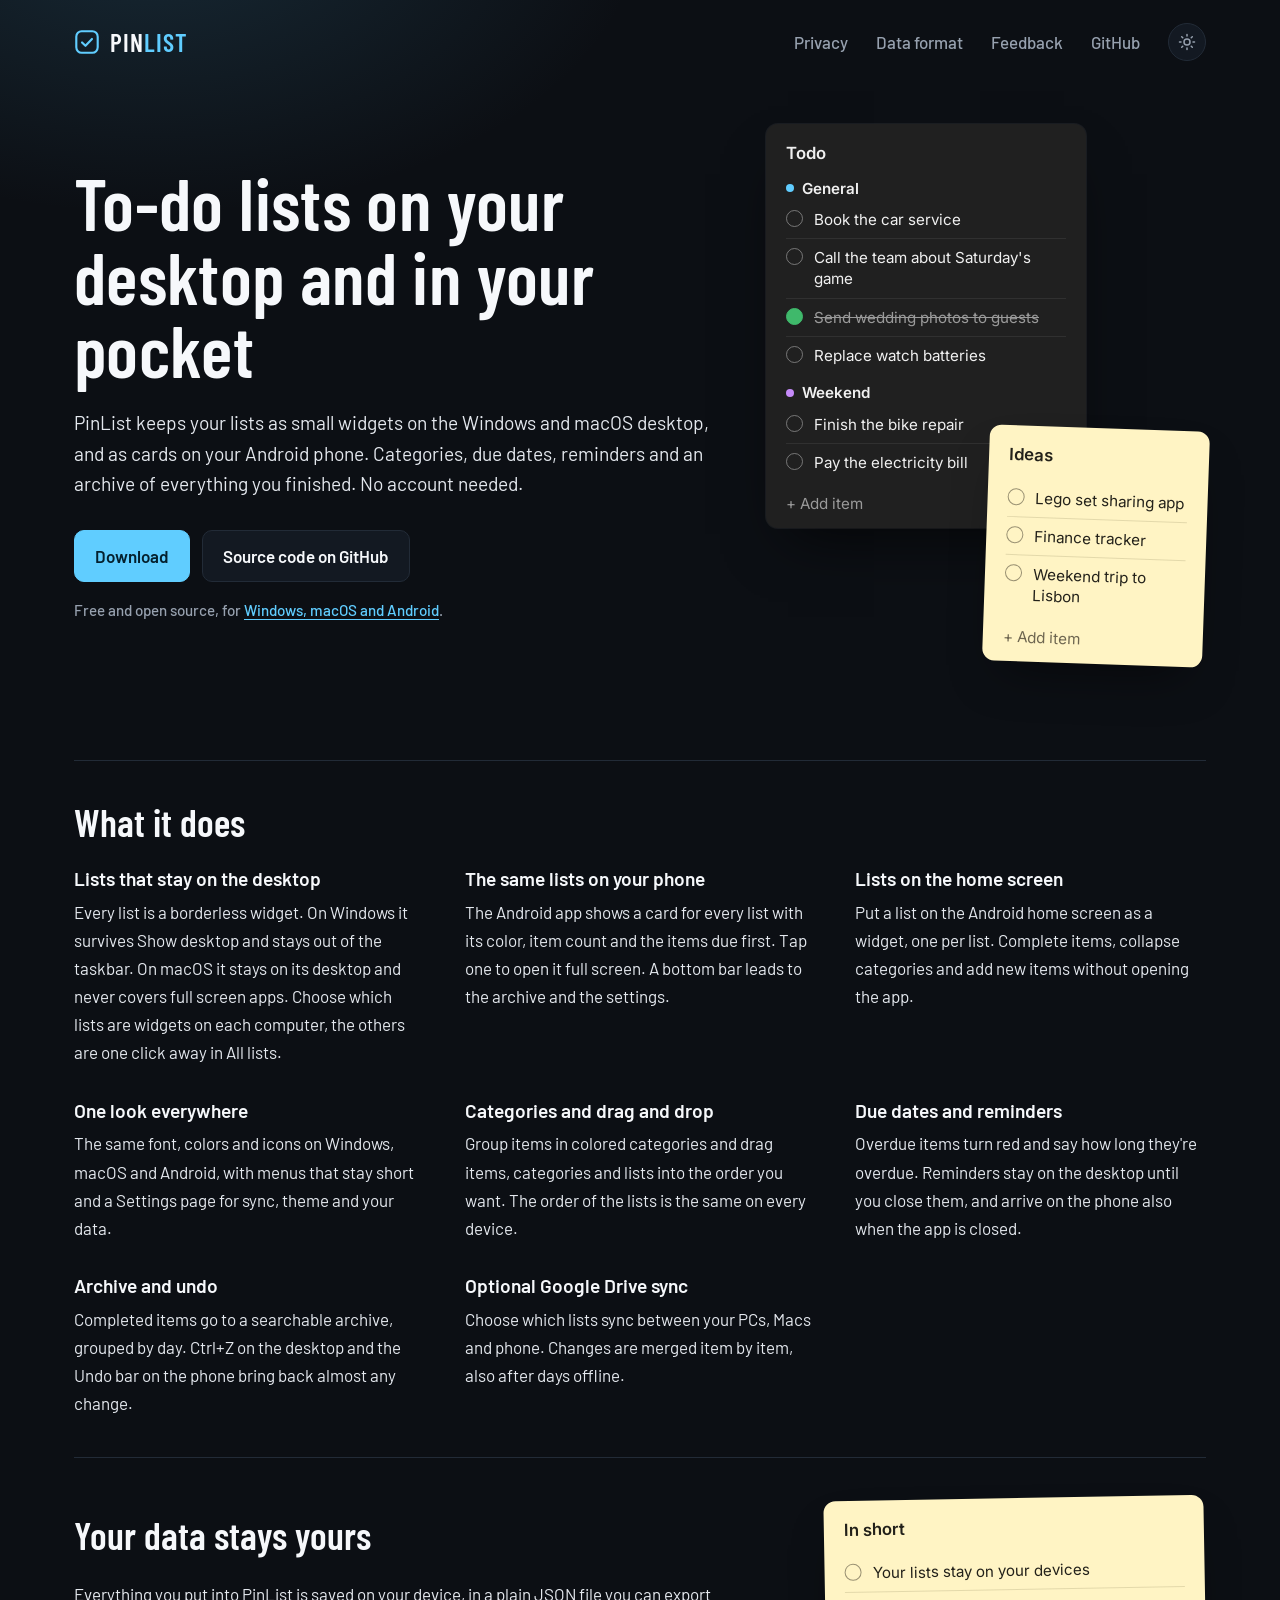
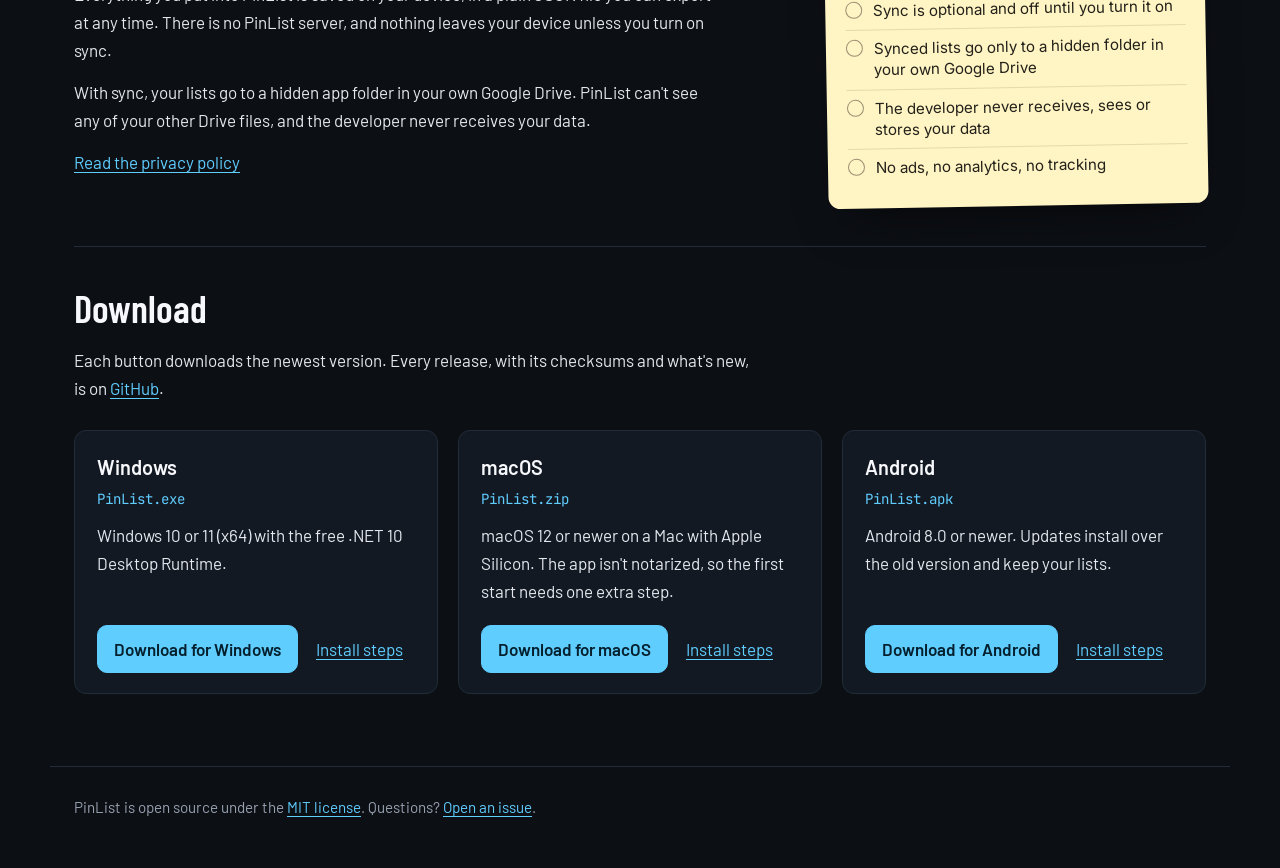
<file: docs/index.html>
<!doctype html>
<html lang="en">
<head>
    <meta charset="utf-8">
    <meta name="viewport" content="width=device-width, initial-scale=1">
    <title>PinList: desktop to-do list widgets and an Android app</title>
    <meta name="description"
          content="To-do lists pinned to your Windows and macOS desktop, and in your pocket on Android. Free, open source, no account needed, with optional sync through your own Google Drive.">
    <meta name="color-scheme" content="dark">
    <meta name="google-site-verification" content="FZJXtXr1ad7BU6AwrNKSPUMgldA264t_xV7Z3oGB8JE">
    <link rel="canonical" href="https://filipraic.github.io/pin-list/">
    <meta property="og:type" content="website">
    <meta property="og:site_name" content="PinList">
    <meta property="og:url" content="https://filipraic.github.io/pin-list/">
    <meta property="og:title" content="PinList">
    <meta property="og:description" content="To-do lists on your desktop and in your pocket. No account needed.">
    <meta property="og:image" content="https://filipraic.github.io/pin-list/social-preview.png">
    <meta property="og:image:width" content="1280">
    <meta property="og:image:height" content="640">
    <meta property="og:image:alt" content="PinList, to-do lists on your desktop (Windows and macOS) and on your Android phone">
    <meta name="twitter:card" content="summary_large_image">
    <script type="application/ld+json">
        {
            "@context": "https://schema.org",
            "@type": "SoftwareApplication",
            "name": "PinList",
            "url": "https://filipraic.github.io/pin-list/",
            "description": "To-do lists pinned to your Windows and macOS desktop, and in your pocket on Android. Free, open source, no account needed, with optional sync through your own Google Drive.",
            "applicationCategory": "ProductivityApplication",
            "operatingSystem": "Windows, macOS, Android",
            "image": "https://filipraic.github.io/pin-list/social-preview.png",
            "downloadUrl": "https://github.com/FilipRaic/pin-list/releases/latest",
            "license": "https://github.com/FilipRaic/pin-list/blob/master/LICENSE",
            "isAccessibleForFree": true,
            "offers": {
                "@type": "Offer",
                "price": "0",
                "priceCurrency": "USD"
            }
        }
    </script>
    <link rel="icon" href="favicon.svg" type="image/svg+xml">
    <link rel="preconnect" href="https://fonts.googleapis.com">
    <link rel="preconnect" href="https://fonts.gstatic.com" crossorigin>
    <link href="https://fonts.googleapis.com/css2?family=Barlow:ital,wght@0,400;0,500;0,600;1,400&amp;family=Barlow+Condensed:wght@500;600&amp;family=Inter:wght@400;600&amp;family=JetBrains+Mono:wght@400;500&amp;display=swap"
          rel="stylesheet">
    <link rel="stylesheet" href="site.css">
    <script src="theme.js"></script>
</head>
<body>
<a class="skip" href="#content">Skip to content</a>
<header class="site">
    <a class="brand" href="./" aria-label="PinList home">
        <svg class="logo" width="26" height="26" viewBox="0 0 34 34" fill="none" stroke="currentColor"
             stroke-width="2.8" stroke-linecap="round" stroke-linejoin="round" aria-hidden="true">
            <rect x="3" y="3" width="28" height="28" rx="7"/>
            <path d="M10.5 17.5l4.5 4.5 8.5-9"/>
        </svg>
        <span class="wordmark">PIN<span>LIST</span></span>
    </a>
    <nav class="site-nav" aria-label="Pages">
        <a href="privacy">Privacy</a>
        <a href="data-format">Data format</a>
        <a href="feedback">Feedback</a>
        <a href="https://github.com/FilipRaic/pin-list">GitHub</a>
    </nav>
    <button id="themeToggle" class="theme-toggle" type="button" aria-label="Switch to light mode" title="Light mode">
        <svg class="sun" width="18" height="18" viewBox="0 0 24 24" fill="none" stroke="currentColor"
             stroke-width="2" stroke-linecap="round" stroke-linejoin="round" aria-hidden="true">
            <circle cx="12" cy="12" r="4"/>
            <path d="M12 2v2M12 20v2M4.93 4.93l1.41 1.41M17.66 17.66l1.41 1.41M2 12h2M20 12h2M4.93 19.07l1.41-1.41M17.66 6.34l1.41-1.41"/>
        </svg>
        <svg class="moon" width="18" height="18" viewBox="0 0 24 24" fill="none" stroke="currentColor"
             stroke-width="2" stroke-linecap="round" stroke-linejoin="round" aria-hidden="true">
            <path d="M21 12.79A9 9 0 1 1 11.21 3 7 7 0 0 0 21 12.79z"/>
        </svg>
    </button>
</header>

<main id="content" class="home">
    <section class="hero">
        <div class="hero-text">
            <h1>To-do lists on your desktop and in your pocket</h1>
            <div class="lede">
                <p>PinList keeps your lists as small widgets on the Windows and macOS desktop, and as cards on your
                    Android phone. Categories, due dates, reminders and an archive of everything you finished.
                    No account needed.</p>
            </div>
            <div class="actions">
                <a class="button primary" href="#download">Download</a>
                <a class="button" href="https://github.com/FilipRaic/pin-list">Source code on GitHub</a>
            </div>
            <p class="meta">Free and open source, for <a href="#download">Windows, macOS and Android</a>.</p>
        </div>

        <div class="board" aria-hidden="true">
            <div class="widget widget-dark">
                <div class="widget-head">Todo</div>
                <div class="widget-cat"><span class="dot" style="background: #60cdff"></span>General</div>
                <ul>
                    <li>Book the car service</li>
                    <li>Call the team about Saturday's game</li>
                    <li class="done">Send wedding photos to guests</li>
                    <li>Replace watch batteries</li>
                </ul>
                <div class="widget-cat"><span class="dot" style="background: #c58af9"></span>Weekend</div>
                <ul>
                    <li>Finish the bike repair</li>
                    <li>Pay the electricity bill</li>
                </ul>
                <div class="widget-add">+ Add item</div>
            </div>
            <div class="widget widget-yellow">
                <div class="widget-head">Ideas</div>
                <ul>
                    <li>Lego set sharing app</li>
                    <li>Finance tracker</li>
                    <li>Weekend trip to Lisbon</li>
                </ul>
                <div class="widget-add">+ Add item</div>
            </div>
        </div>
    </section>

    <section class="band" aria-labelledby="features">
        <h2 id="features">What it does</h2>
        <ul class="features">
            <li>
                <h3>Lists that stay on the desktop</h3>
                <p>Every list is a borderless widget. On Windows it survives Show desktop and stays out of the
                    taskbar. On macOS it stays on its desktop and never covers full screen apps. Choose which lists
                    are widgets on each computer, the others are one click away in All lists.</p>
            </li>
            <li>
                <h3>The same lists on your phone</h3>
                <p>The Android app shows a card for every list with its color, item count and the items due first.
                    Tap one to open it full screen. A bottom bar leads to the archive and the settings.</p>
            </li>
            <li>
                <h3>Lists on the home screen</h3>
                <p>Put a list on the Android home screen as a widget, one per list. Complete items, collapse
                    categories and add new items without opening the app.</p>
            </li>
            <li>
                <h3>One look everywhere</h3>
                <p>The same font, colors and icons on Windows, macOS and Android, with menus that stay short and a
                    Settings page for sync, theme and your data.</p>
            </li>
            <li>
                <h3>Categories and drag and drop</h3>
                <p>Group items in colored categories and drag items, categories and lists into the order you
                    want. The order of the lists is the same on every device.</p>
            </li>
            <li>
                <h3>Due dates and reminders</h3>
                <p>Overdue items turn red and say how long they're overdue. Reminders stay on the desktop until you
                    close them, and arrive on the phone also when the app is closed.</p>
            </li>
            <li>
                <h3>Archive and undo</h3>
                <p>Completed items go to a searchable archive, grouped by day. Ctrl+Z on the desktop and the Undo bar on the phone
                    bring back almost any change.</p>
            </li>
            <li>
                <h3>Optional Google Drive sync</h3>
                <p>Choose which lists sync between your PCs, Macs and phone. Changes are merged item by item, also
                    after days offline.</p>
            </li>
        </ul>
    </section>

    <section class="band privacy-band" aria-labelledby="privacy">
        <div class="privacy-text">
            <h2 id="privacy">Your data stays yours</h2>
            <p>Everything you put into PinList is saved on your device, in a plain JSON file you can export at any
                time. There is no PinList server, and nothing leaves your device unless you turn on sync.</p>
            <p>With sync, your lists go to a hidden app folder in your own Google Drive. PinList can't see any of your
                other Drive files, and the developer never receives your data.</p>
            <p><a href="privacy">Read the privacy policy</a></p>
        </div>
        <aside class="widget widget-yellow" aria-label="In short">
            <div class="widget-head">In short</div>
            <ul>
                <li>Your lists stay on your devices</li>
                <li>Sync is optional and off until you turn it on</li>
                <li>Synced lists go only to a hidden folder in your own Google Drive</li>
                <li>The developer never receives, sees or stores your data</li>
                <li>No ads, no analytics, no tracking</li>
            </ul>
        </aside>
    </section>

    <section class="band" aria-labelledby="download">
        <h2 id="download">Download</h2>
        <p class="band-intro">Each button downloads the newest version. Every release, with its checksums and
            what's new, is on <a href="https://github.com/FilipRaic/pin-list/releases">GitHub</a>.</p>
        <div class="platforms">
            <div class="platform">
                <h3>Windows</h3>
                <p class="file">PinList.exe</p>
                <p>Windows 10 or 11 (x64) with the free .NET 10 Desktop Runtime.</p>
                <div class="platform-actions">
                    <a class="button primary" href="https://github.com/FilipRaic/pin-list/releases/latest/download/PinList.exe">Download for Windows</a>
                    <a href="https://github.com/FilipRaic/pin-list#windows-pinlistexe">Install steps</a>
                </div>
            </div>
            <div class="platform">
                <h3>macOS</h3>
                <p class="file">PinList.zip</p>
                <p>macOS 12 or newer on a Mac with Apple Silicon. The app isn't notarized, so the first start needs
                    one extra step.</p>
                <div class="platform-actions">
                    <a class="button primary" href="https://github.com/FilipRaic/pin-list/releases/latest/download/PinList.zip">Download for macOS</a>
                    <a href="https://github.com/FilipRaic/pin-list#macos-pinlistzip">Install steps</a>
                </div>
            </div>
            <div class="platform">
                <h3>Android</h3>
                <p class="file">PinList.apk</p>
                <p>Android 8.0 or newer. Updates install over the old version and keep your lists.</p>
                <div class="platform-actions">
                    <a class="button primary" href="https://github.com/FilipRaic/pin-list/releases/latest/download/PinList.apk">Download for Android</a>
                    <a href="https://github.com/FilipRaic/pin-list#android-pinlistapk">Install steps</a>
                </div>
            </div>
        </div>
    </section>
</main>

<footer class="site">
    <p>PinList is open source under the <a href="https://github.com/FilipRaic/pin-list/blob/master/LICENSE">MIT
        license</a>. Questions? <a href="https://github.com/FilipRaic/pin-list/issues">Open an issue</a>.</p>
</footer>
</body>
</html>
</file>
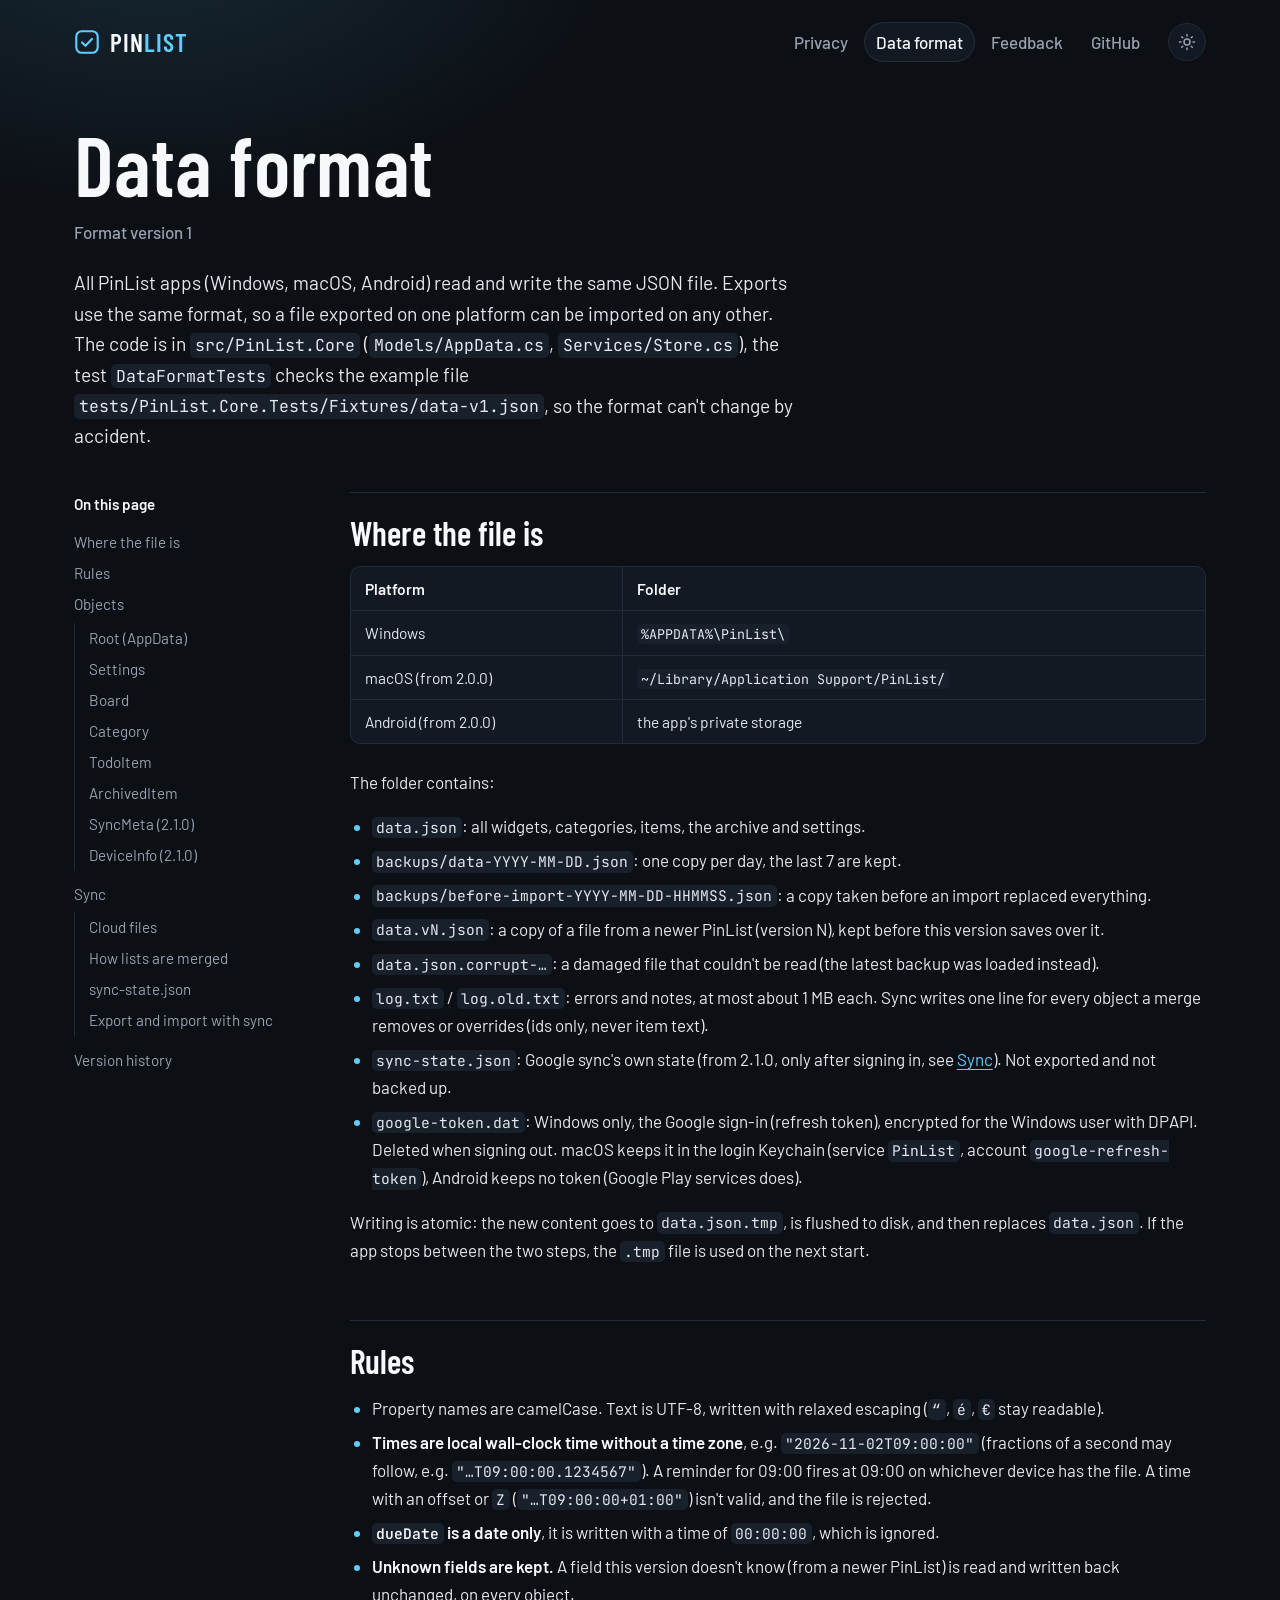
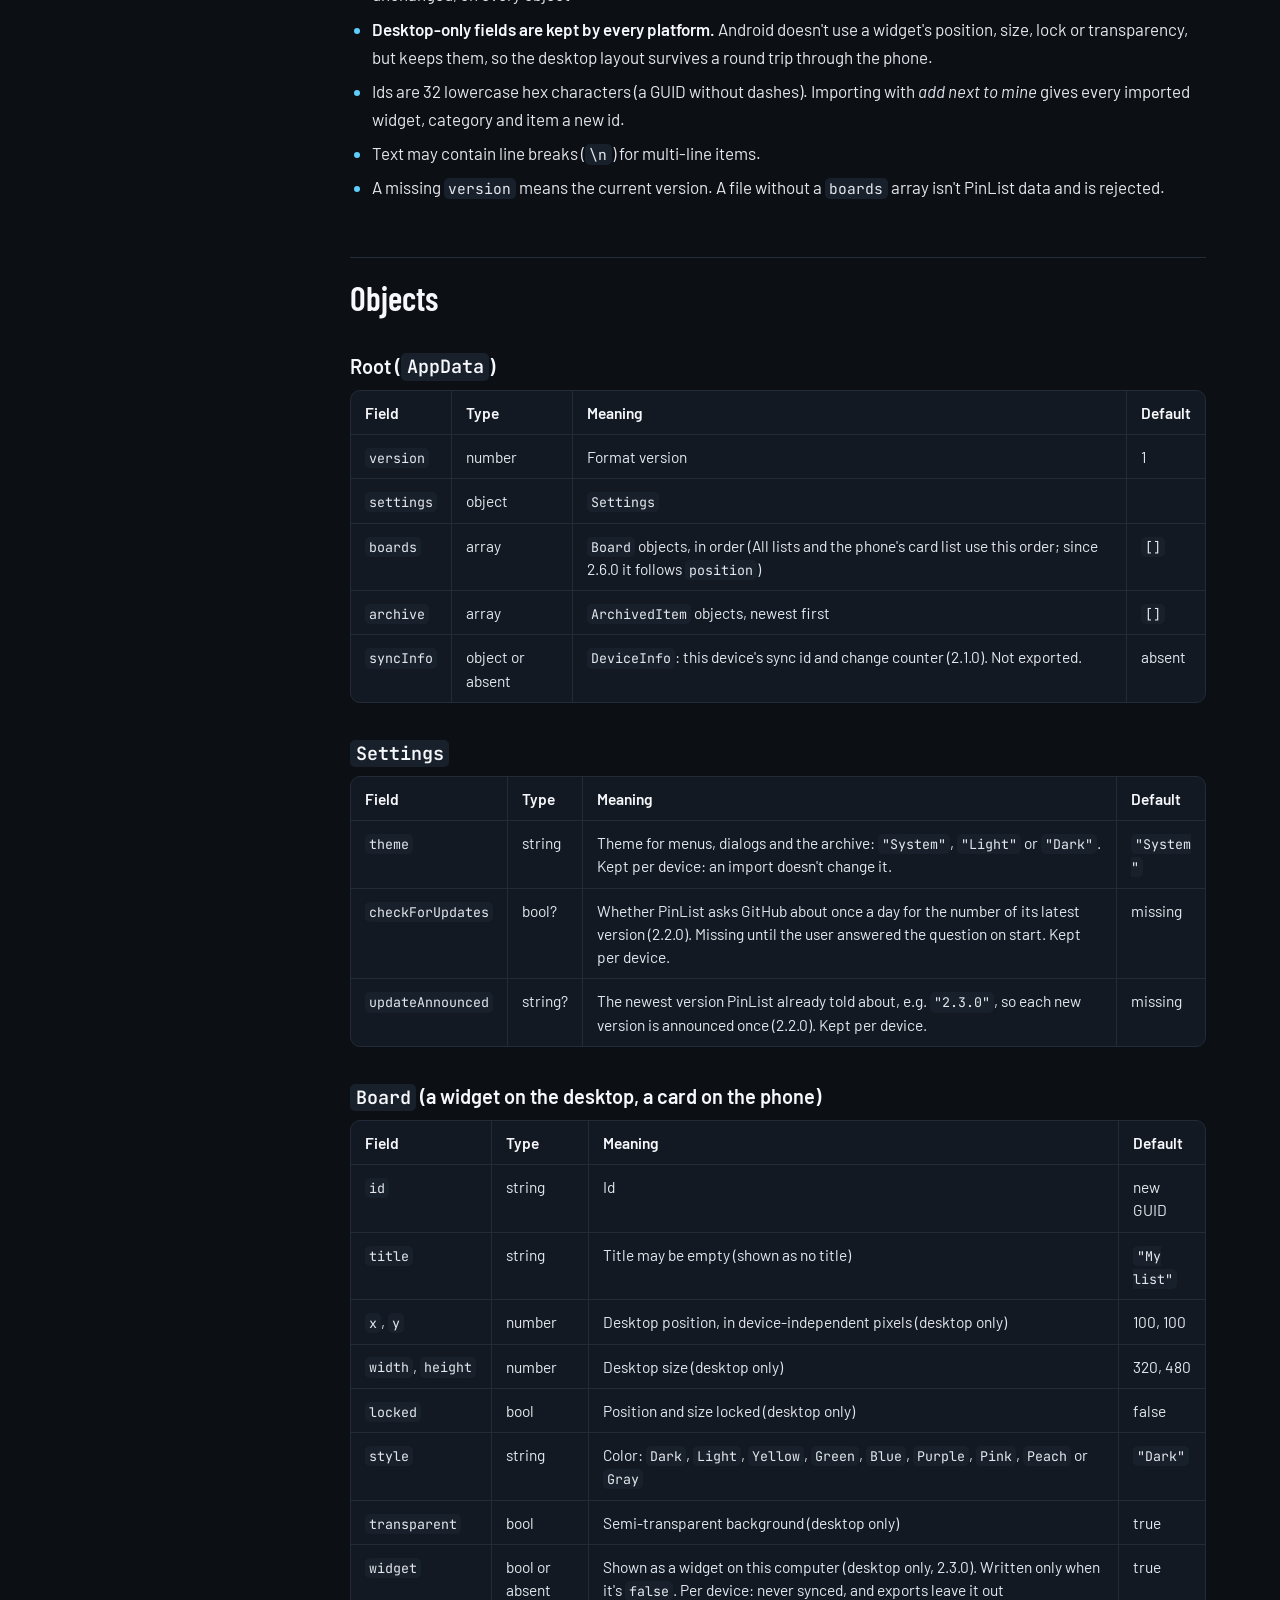
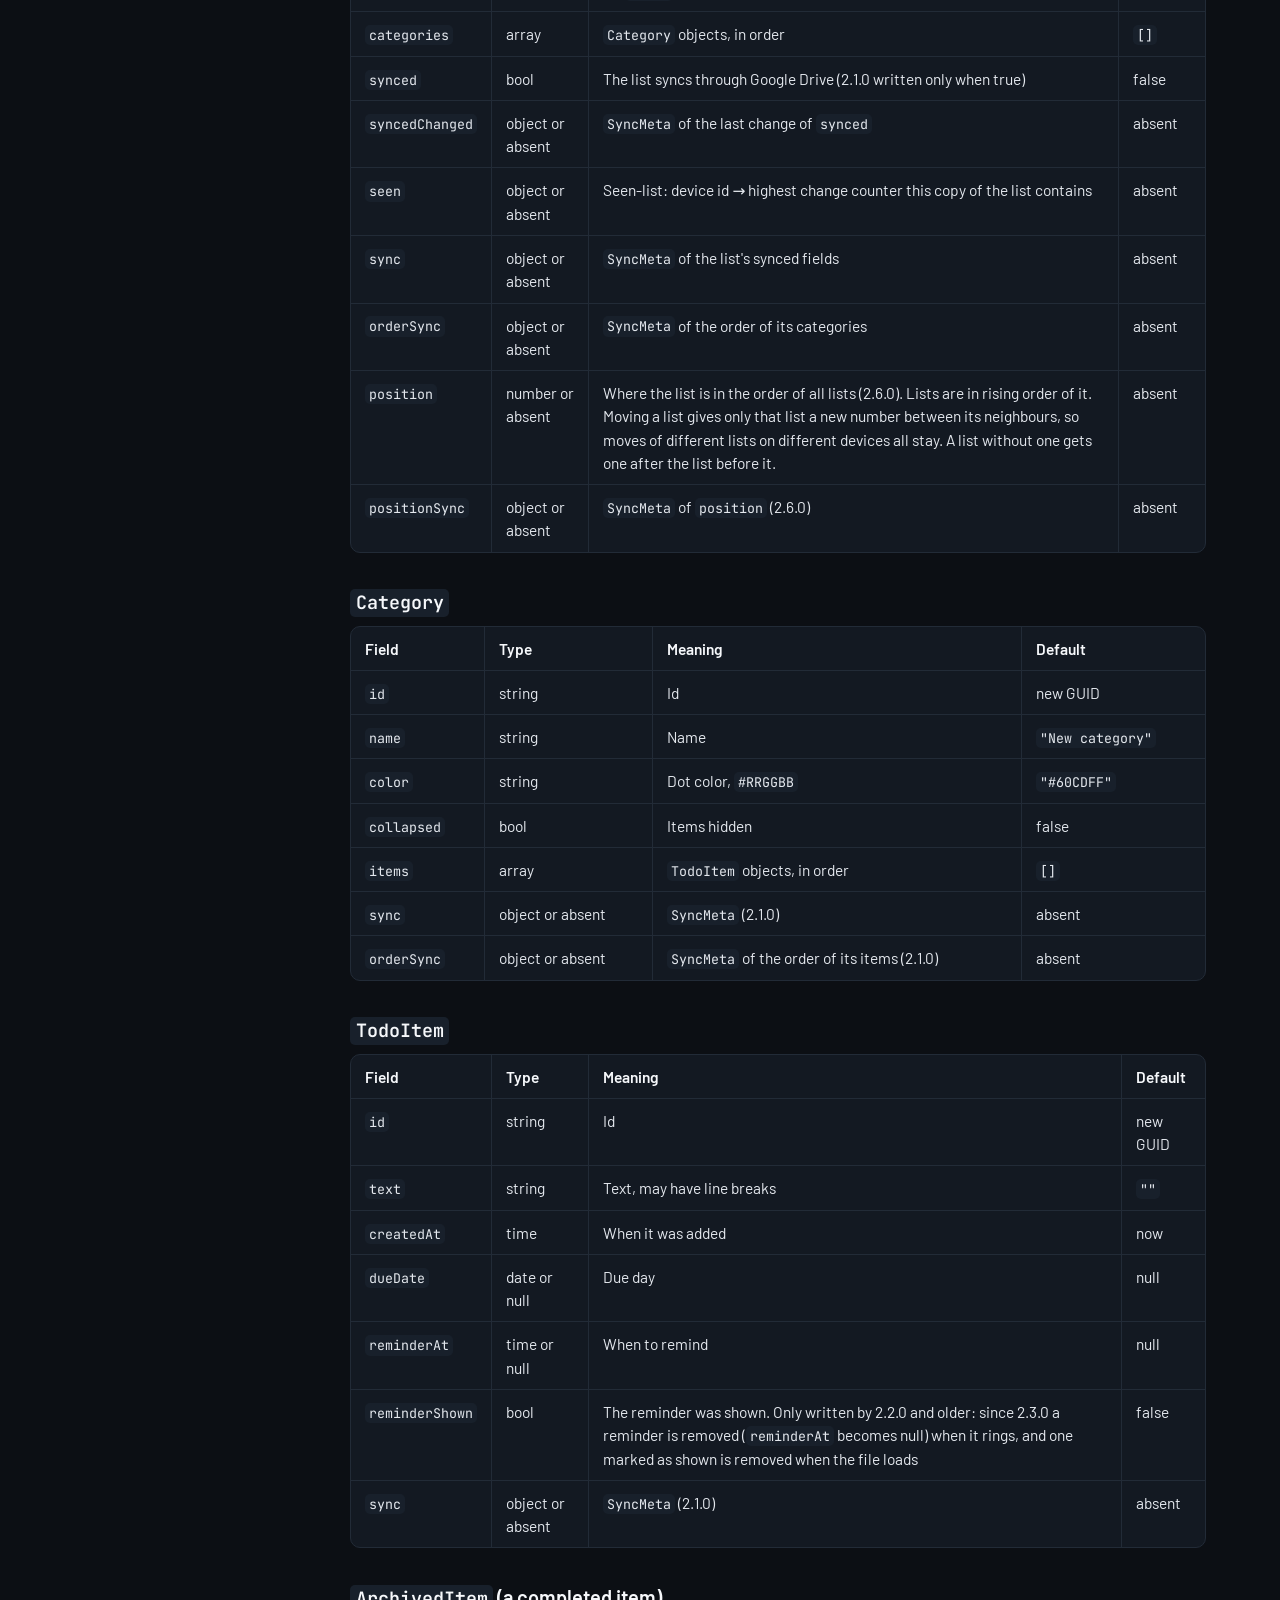
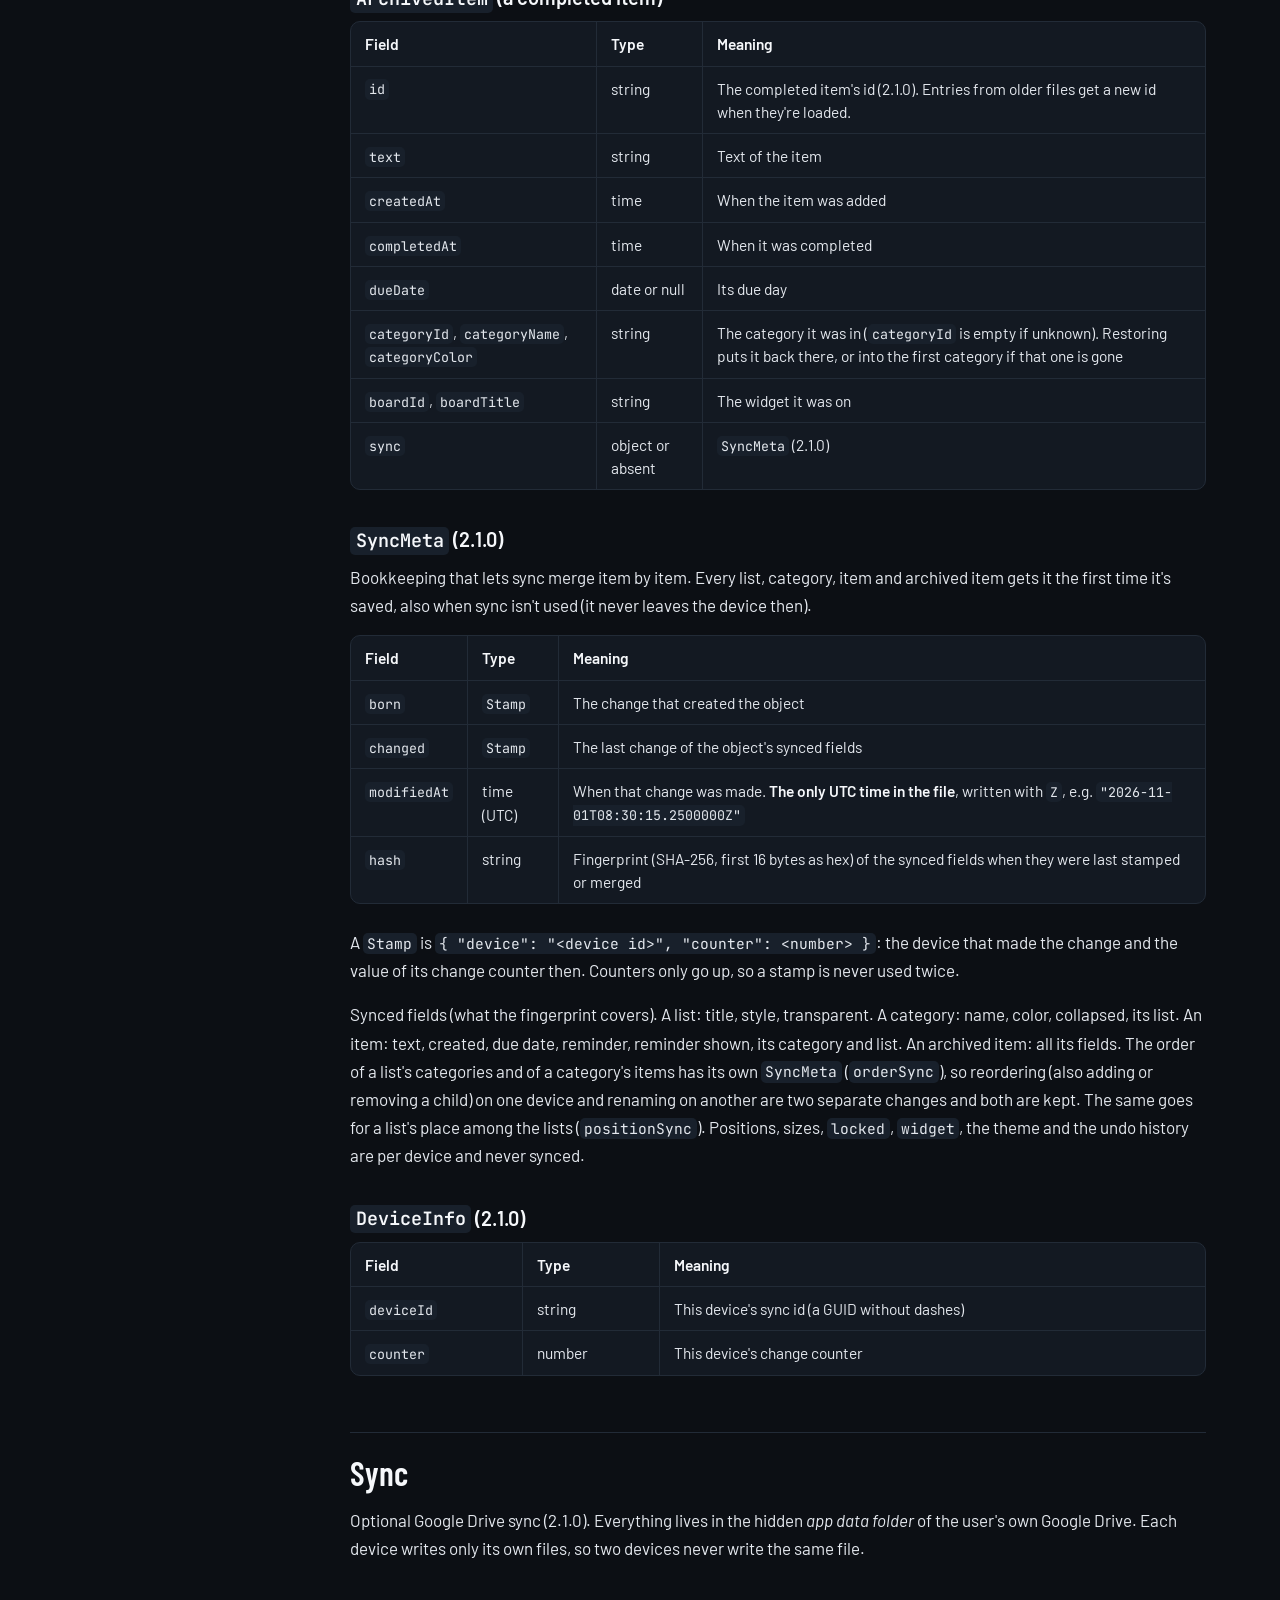
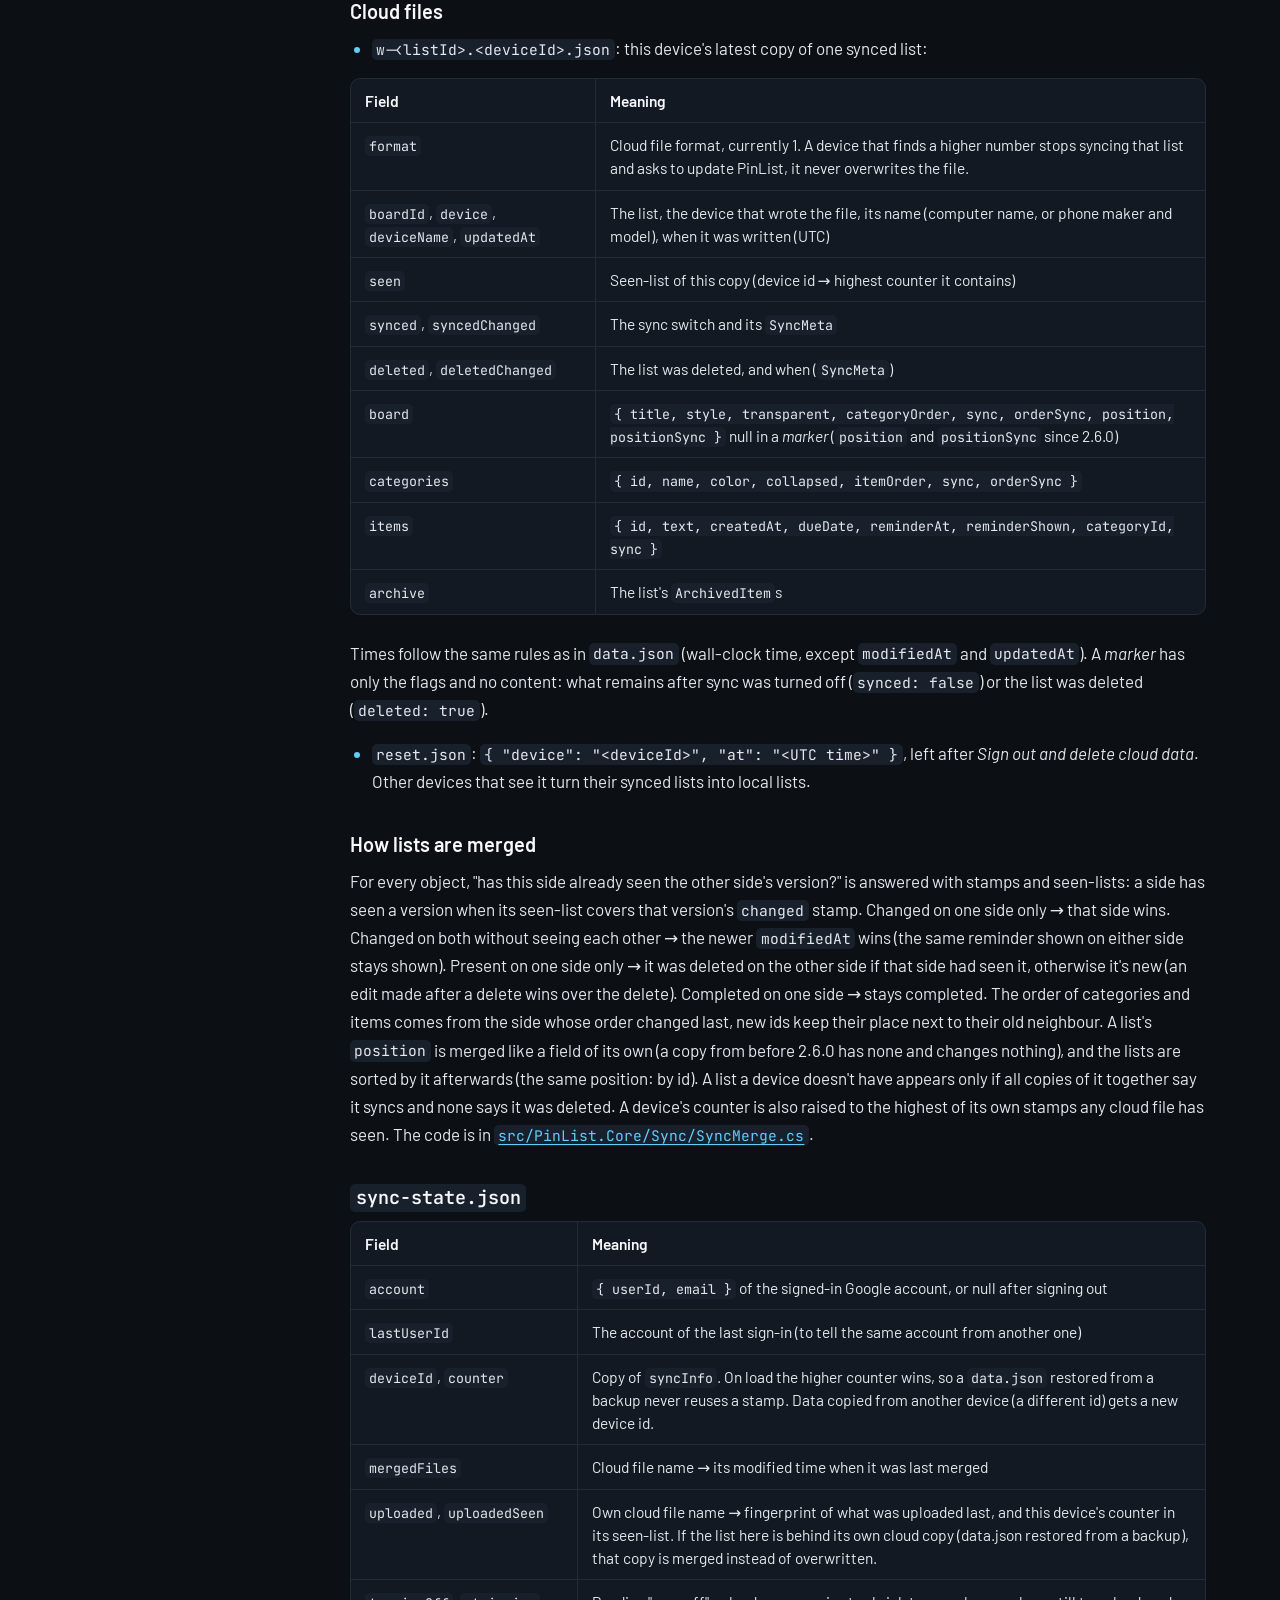
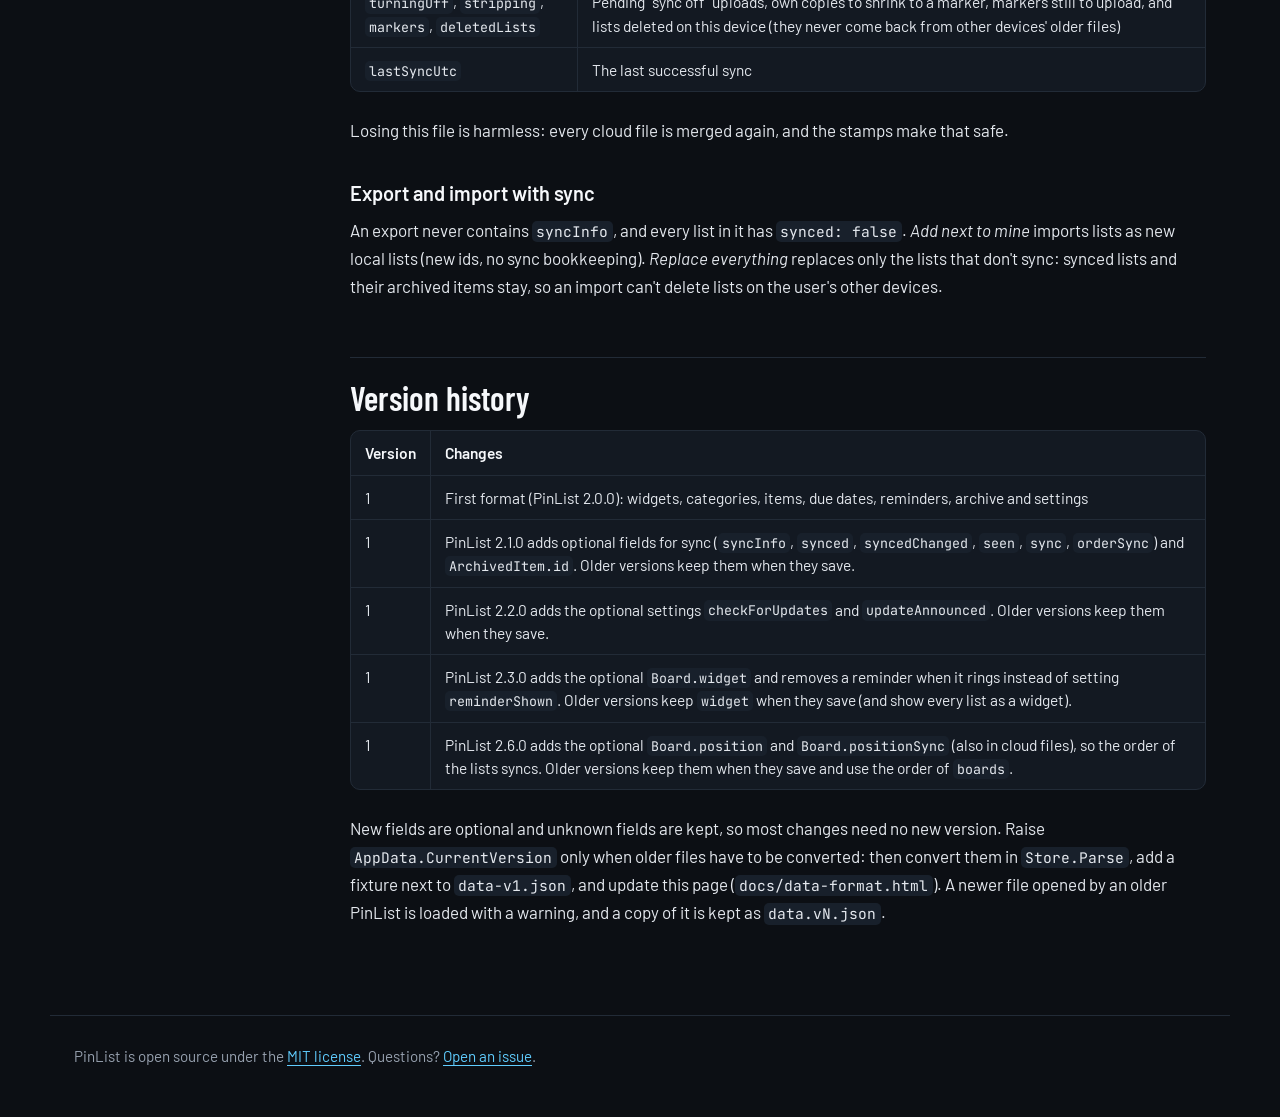
<file: docs/data-format.html>
<!doctype html>
<html lang="en">
<head>
    <meta charset="utf-8">
    <meta name="viewport" content="width=device-width, initial-scale=1">
    <title>PinList data format</title>
    <meta name="description"
          content="The JSON file every PinList app reads and writes: data.json, exports and Google Drive sync files.">
    <meta name="color-scheme" content="dark">
    <link rel="canonical" href="https://filipraic.github.io/pin-list/data-format">
    <meta property="og:type" content="article">
    <meta property="og:site_name" content="PinList">
    <meta property="og:url" content="https://filipraic.github.io/pin-list/data-format">
    <meta property="og:title" content="PinList data format">
    <meta property="og:description" content="The JSON file every PinList app reads and writes: data.json, exports and Google Drive sync files.">
    <meta property="og:image" content="https://filipraic.github.io/pin-list/social-preview.png">
    <meta property="og:image:width" content="1280">
    <meta property="og:image:height" content="640">
    <meta property="og:image:alt" content="PinList, to-do lists on your desktop (Windows and macOS) and on your Android phone">
    <meta name="twitter:card" content="summary_large_image">
    <link rel="icon" href="favicon.svg" type="image/svg+xml">
    <link rel="preconnect" href="https://fonts.googleapis.com">
    <link rel="preconnect" href="https://fonts.gstatic.com" crossorigin>
    <link href="https://fonts.googleapis.com/css2?family=Barlow:ital,wght@0,400;0,500;0,600;1,400&amp;family=Barlow+Condensed:wght@500;600&amp;family=Inter:wght@400;600&amp;family=JetBrains+Mono:wght@400;500&amp;display=swap"
          rel="stylesheet">
    <link rel="stylesheet" href="site.css">
    <script src="theme.js"></script>
</head>
<body>
<a class="skip" href="#content">Skip to content</a>
<header class="site">
    <a class="brand" href="./" aria-label="PinList home">
        <svg class="logo" width="26" height="26" viewBox="0 0 34 34" fill="none" stroke="currentColor"
             stroke-width="2.8" stroke-linecap="round" stroke-linejoin="round" aria-hidden="true">
            <rect x="3" y="3" width="28" height="28" rx="7"/>
            <path d="M10.5 17.5l4.5 4.5 8.5-9"/>
        </svg>
        <span class="wordmark">PIN<span>LIST</span></span></a>
    <nav class="site-nav" aria-label="Pages">
        <a href="privacy">Privacy</a>
        <a href="data-format" aria-current="page">Data format</a>
        <a href="feedback">Feedback</a>
        <a href="https://github.com/FilipRaic/pin-list">GitHub</a>
    </nav>
    <button id="themeToggle" class="theme-toggle" type="button" aria-label="Switch to light mode" title="Light mode">
        <svg class="sun" width="18" height="18" viewBox="0 0 24 24" fill="none" stroke="currentColor"
             stroke-width="2" stroke-linecap="round" stroke-linejoin="round" aria-hidden="true">
            <circle cx="12" cy="12" r="4"/>
            <path d="M12 2v2M12 20v2M4.93 4.93l1.41 1.41M17.66 17.66l1.41 1.41M2 12h2M20 12h2M4.93 19.07l1.41-1.41M17.66 6.34l1.41-1.41"/>
        </svg>
        <svg class="moon" width="18" height="18" viewBox="0 0 24 24" fill="none" stroke="currentColor"
             stroke-width="2" stroke-linecap="round" stroke-linejoin="round" aria-hidden="true">
            <path d="M21 12.79A9 9 0 1 1 11.21 3 7 7 0 0 0 21 12.79z"/>
        </svg>
    </button>
</header>
<main id="content" class="doc has-toc">
    <section class="hero hero-plain">
        <div class="hero-text">
            <h1>Data format</h1>
            <p class="meta">Format version 1</p>
            <div class="lede"><p>All PinList apps (Windows, macOS, Android) read and write the same JSON file. Exports
                use the same format, so a
                file exported on one platform can be imported on any other. The code is in <code>src/PinList.Core</code>
                (<code>Models/AppData.cs</code>, <code>Services/Store.cs</code>), the test <code>DataFormatTests</code>
                checks the example file
                <code>tests/PinList.Core.Tests/Fixtures/data-v1.json</code>, so the format can't change by accident.</p>
            </div>
        </div>
    </section>
    <nav class="toc" aria-label="On this page"><p class="toc-title">On this page</p>
        <div class="toc">
            <ul>
                <li><a href="#where-the-file-is">Where the file is</a></li>
                <li><a href="#rules">Rules</a></li>
                <li><a href="#objects">Objects</a>
                    <ul>
                        <li><a href="#root-appdata">Root (AppData)</a></li>
                        <li><a href="#settings">Settings</a></li>
                        <li><a href="#board-a-widget-on-the-desktop-a-card-on-the-phone">Board</a></li>
                        <li><a href="#category">Category</a></li>
                        <li><a href="#todoitem">TodoItem</a></li>
                        <li><a href="#archiveditem-a-completed-item">ArchivedItem</a></li>
                        <li><a href="#syncmeta-210">SyncMeta (2.1.0)</a></li>
                        <li><a href="#deviceinfo-210">DeviceInfo (2.1.0)</a></li>
                    </ul>
                </li>
                <li><a href="#sync">Sync</a>
                    <ul>
                        <li><a href="#cloud-files">Cloud files</a></li>
                        <li><a href="#how-lists-are-merged">How lists are merged</a></li>
                        <li><a href="#sync-statejson">sync-state.json</a></li>
                        <li><a href="#export-and-import-with-sync">Export and import with sync</a></li>
                    </ul>
                </li>
                <li><a href="#version-history">Version history</a></li>
            </ul>
        </div>
    </nav>
    <article class="prose">
        <h2 id="where-the-file-is">Where the file is</h2>
        <div class="table-wrap">
            <table>
                <thead>
                <tr>
                    <th>Platform</th>
                    <th>Folder</th>
                </tr>
                </thead>
                <tbody>
                <tr>
                    <td>Windows</td>
                    <td><code>%APPDATA%\PinList\</code></td>
                </tr>
                <tr>
                    <td>macOS (from 2.0.0)</td>
                    <td><code>~/Library/Application Support/PinList/</code></td>
                </tr>
                <tr>
                    <td>Android (from 2.0.0)</td>
                    <td>the app's private storage</td>
                </tr>
                </tbody>
            </table>
        </div>
        <p>The folder contains:</p>
        <ul>
            <li><code>data.json</code>: all widgets, categories, items, the archive and settings.</li>
            <li><code>backups/data-YYYY-MM-DD.json</code>: one copy per day, the last 7 are kept.</li>
            <li><code>backups/before-import-YYYY-MM-DD-HHMMSS.json</code>: a copy taken before an import replaced
                everything.
            </li>
            <li><code>data.vN.json</code>: a copy of a file from a newer PinList (version N), kept before this version
                saves over it.
            </li>
            <li><code>data.json.corrupt-…</code>: a damaged file that couldn't be read (the latest backup was loaded
                instead).
            </li>
            <li><code>log.txt</code> / <code>log.old.txt</code>: errors and notes, at most about 1 MB each. Sync writes
                one line for every object a
                merge removes or overrides (ids only, never item text).
            </li>
            <li><code>sync-state.json</code>: Google sync's own state (from 2.1.0, only after signing in, see <a
                    href="#sync">Sync</a>). Not exported
                and not backed up.
            </li>
            <li><code>google-token.dat</code>: Windows only, the Google sign-in (refresh token), encrypted for the
                Windows user with DPAPI.
                Deleted when signing out. macOS keeps it in the login Keychain (service <code>PinList</code>, account
                <code>google-refresh-token</code>), Android keeps no token (Google Play services does).
            </li>
        </ul>
        <p>Writing is atomic: the new content goes to <code>data.json.tmp</code>, is flushed to disk, and then replaces
            <code>data.json</code>.
            If the app stops between the two steps, the <code>.tmp</code> file is used on the next start.</p>
        <h2 id="rules">Rules</h2>
        <ul>
            <li>Property names are camelCase. Text is UTF-8, written with relaxed escaping (<code>“</code>,
                <code>é</code>, <code>€</code> stay readable).
            </li>
            <li><strong>Times are local wall-clock time without a time zone</strong>, e.g.
                <code>"2026-11-02T09:00:00"</code> (fractions of a second
                may follow, e.g. <code>"…T09:00:00.1234567"</code>). A reminder for 09:00 fires at 09:00 on whichever
                device has the
                file. A time with an offset or <code>Z</code> (<code>"…T09:00:00+01:00"</code>) isn't valid, and the
                file is rejected.
            </li>
            <li><strong><code>dueDate</code> is a date only</strong>, it is written with a time of <code>00:00:00</code>,
                which is ignored.
            </li>
            <li><strong>Unknown fields are kept.</strong> A field this version doesn't know (from a newer PinList) is
                read and written back
                unchanged, on every object.
            </li>
            <li><strong>Desktop-only fields are kept by every platform.</strong> Android doesn't use a widget's
                position, size, lock or
                transparency, but keeps them, so the desktop layout survives a round trip through the phone.
            </li>
            <li>Ids are 32 lowercase hex characters (a GUID without dashes). Importing with <em>add next to mine</em>
                gives every
                imported widget, category and item a new id.
            </li>
            <li>Text may contain line breaks (<code>\n</code>) for multi-line items.</li>
            <li>A missing <code>version</code> means the current version. A file without a <code>boards</code> array
                isn't PinList data and is rejected.
            </li>
        </ul>
        <h2 id="objects">Objects</h2>
        <h3 id="root-appdata">Root (<code>AppData</code>)</h3>
        <div class="table-wrap">
            <table>
                <thead>
                <tr>
                    <th>Field</th>
                    <th>Type</th>
                    <th>Meaning</th>
                    <th>Default</th>
                </tr>
                </thead>
                <tbody>
                <tr>
                    <td><code>version</code></td>
                    <td>number</td>
                    <td>Format version</td>
                    <td>1</td>
                </tr>
                <tr>
                    <td><code>settings</code></td>
                    <td>object</td>
                    <td><code>Settings</code></td>
                    <td></td>
                </tr>
                <tr>
                    <td><code>boards</code></td>
                    <td>array</td>
                    <td><code>Board</code> objects, in order (All lists and the phone's card list use this order;
                        since 2.6.0 it follows <code>position</code>)</td>
                    <td><code>[]</code></td>
                </tr>
                <tr>
                    <td><code>archive</code></td>
                    <td>array</td>
                    <td><code>ArchivedItem</code> objects, newest first</td>
                    <td><code>[]</code></td>
                </tr>
                <tr>
                    <td><code>syncInfo</code></td>
                    <td>object or absent</td>
                    <td><code>DeviceInfo</code>: this device's sync id and change counter (2.1.0). Not exported.</td>
                    <td>absent</td>
                </tr>
                </tbody>
            </table>
        </div>
        <h3 id="settings"><code>Settings</code></h3>
        <div class="table-wrap">
            <table>
                <thead>
                <tr>
                    <th>Field</th>
                    <th>Type</th>
                    <th>Meaning</th>
                    <th>Default</th>
                </tr>
                </thead>
                <tbody>
                <tr>
                    <td><code>theme</code></td>
                    <td>string</td>
                    <td>Theme for menus, dialogs and the archive: <code>"System"</code>, <code>"Light"</code> or <code>"Dark"</code>.
                        Kept per device: an import doesn't change it.
                    </td>
                    <td><code>"System"</code></td>
                </tr>
                <tr>
                    <td><code>checkForUpdates</code></td>
                    <td>bool?</td>
                    <td>Whether PinList asks GitHub about once a day for the number of its latest version (2.2.0).
                        Missing until the user answered the question on start. Kept per device.
                    </td>
                    <td>missing</td>
                </tr>
                <tr>
                    <td><code>updateAnnounced</code></td>
                    <td>string?</td>
                    <td>The newest version PinList already told about, e.g. <code>"2.3.0"</code>, so each new version
                        is announced once (2.2.0). Kept per device.
                    </td>
                    <td>missing</td>
                </tr>
                </tbody>
            </table>
        </div>
        <h3 id="board-a-widget-on-the-desktop-a-card-on-the-phone"><code>Board</code> (a widget on the desktop, a card
            on the phone)</h3>
        <div class="table-wrap">
            <table>
                <thead>
                <tr>
                    <th>Field</th>
                    <th>Type</th>
                    <th>Meaning</th>
                    <th>Default</th>
                </tr>
                </thead>
                <tbody>
                <tr>
                    <td><code>id</code></td>
                    <td>string</td>
                    <td>Id</td>
                    <td>new GUID</td>
                </tr>
                <tr>
                    <td><code>title</code></td>
                    <td>string</td>
                    <td>Title may be empty (shown as no title)</td>
                    <td><code>"My list"</code></td>
                </tr>
                <tr>
                    <td><code>x</code>, <code>y</code></td>
                    <td>number</td>
                    <td>Desktop position, in device-independent pixels (desktop only)</td>
                    <td>100, 100</td>
                </tr>
                <tr>
                    <td><code>width</code>, <code>height</code></td>
                    <td>number</td>
                    <td>Desktop size (desktop only)</td>
                    <td>320, 480</td>
                </tr>
                <tr>
                    <td><code>locked</code></td>
                    <td>bool</td>
                    <td>Position and size locked (desktop only)</td>
                    <td>false</td>
                </tr>
                <tr>
                    <td><code>style</code></td>
                    <td>string</td>
                    <td>Color: <code>Dark</code>, <code>Light</code>, <code>Yellow</code>, <code>Green</code>, <code>Blue</code>,
                        <code>Purple</code>, <code>Pink</code>, <code>Peach</code> or <code>Gray</code></td>
                    <td><code>"Dark"</code></td>
                </tr>
                <tr>
                    <td><code>transparent</code></td>
                    <td>bool</td>
                    <td>Semi-transparent background (desktop only)</td>
                    <td>true</td>
                </tr>
                <tr>
                    <td><code>widget</code></td>
                    <td>bool or absent</td>
                    <td>Shown as a widget on this computer (desktop only, 2.3.0). Written only when it's
                        <code>false</code>. Per device: never synced, and exports leave it out</td>
                    <td>true</td>
                </tr>
                <tr>
                    <td><code>categories</code></td>
                    <td>array</td>
                    <td><code>Category</code> objects, in order</td>
                    <td><code>[]</code></td>
                </tr>
                <tr>
                    <td><code>synced</code></td>
                    <td>bool</td>
                    <td>The list syncs through Google Drive (2.1.0 written only when true)</td>
                    <td>false</td>
                </tr>
                <tr>
                    <td><code>syncedChanged</code></td>
                    <td>object or absent</td>
                    <td><code>SyncMeta</code> of the last change of <code>synced</code></td>
                    <td>absent</td>
                </tr>
                <tr>
                    <td><code>seen</code></td>
                    <td>object or absent</td>
                    <td>Seen-list: device id → highest change counter this copy of the list contains</td>
                    <td>absent</td>
                </tr>
                <tr>
                    <td><code>sync</code></td>
                    <td>object or absent</td>
                    <td><code>SyncMeta</code> of the list's synced fields</td>
                    <td>absent</td>
                </tr>
                <tr>
                    <td><code>orderSync</code></td>
                    <td>object or absent</td>
                    <td><code>SyncMeta</code> of the order of its categories</td>
                    <td>absent</td>
                </tr>
                <tr>
                    <td><code>position</code></td>
                    <td>number or absent</td>
                    <td>Where the list is in the order of all lists (2.6.0). Lists are in rising order of it. Moving a
                        list gives only that list a new number between its neighbours, so moves of different lists on
                        different devices all stay. A list without one gets one after the list before it.</td>
                    <td>absent</td>
                </tr>
                <tr>
                    <td><code>positionSync</code></td>
                    <td>object or absent</td>
                    <td><code>SyncMeta</code> of <code>position</code> (2.6.0)</td>
                    <td>absent</td>
                </tr>
                </tbody>
            </table>
        </div>
        <h3 id="category"><code>Category</code></h3>
        <div class="table-wrap">
            <table>
                <thead>
                <tr>
                    <th>Field</th>
                    <th>Type</th>
                    <th>Meaning</th>
                    <th>Default</th>
                </tr>
                </thead>
                <tbody>
                <tr>
                    <td><code>id</code></td>
                    <td>string</td>
                    <td>Id</td>
                    <td>new GUID</td>
                </tr>
                <tr>
                    <td><code>name</code></td>
                    <td>string</td>
                    <td>Name</td>
                    <td><code>"New category"</code></td>
                </tr>
                <tr>
                    <td><code>color</code></td>
                    <td>string</td>
                    <td>Dot color, <code>#RRGGBB</code></td>
                    <td><code>"#60CDFF"</code></td>
                </tr>
                <tr>
                    <td><code>collapsed</code></td>
                    <td>bool</td>
                    <td>Items hidden</td>
                    <td>false</td>
                </tr>
                <tr>
                    <td><code>items</code></td>
                    <td>array</td>
                    <td><code>TodoItem</code> objects, in order</td>
                    <td><code>[]</code></td>
                </tr>
                <tr>
                    <td><code>sync</code></td>
                    <td>object or absent</td>
                    <td><code>SyncMeta</code> (2.1.0)</td>
                    <td>absent</td>
                </tr>
                <tr>
                    <td><code>orderSync</code></td>
                    <td>object or absent</td>
                    <td><code>SyncMeta</code> of the order of its items (2.1.0)</td>
                    <td>absent</td>
                </tr>
                </tbody>
            </table>
        </div>
        <h3 id="todoitem"><code>TodoItem</code></h3>
        <div class="table-wrap">
            <table>
                <thead>
                <tr>
                    <th>Field</th>
                    <th>Type</th>
                    <th>Meaning</th>
                    <th>Default</th>
                </tr>
                </thead>
                <tbody>
                <tr>
                    <td><code>id</code></td>
                    <td>string</td>
                    <td>Id</td>
                    <td>new GUID</td>
                </tr>
                <tr>
                    <td><code>text</code></td>
                    <td>string</td>
                    <td>Text, may have line breaks</td>
                    <td><code>""</code></td>
                </tr>
                <tr>
                    <td><code>createdAt</code></td>
                    <td>time</td>
                    <td>When it was added</td>
                    <td>now</td>
                </tr>
                <tr>
                    <td><code>dueDate</code></td>
                    <td>date or null</td>
                    <td>Due day</td>
                    <td>null</td>
                </tr>
                <tr>
                    <td><code>reminderAt</code></td>
                    <td>time or null</td>
                    <td>When to remind</td>
                    <td>null</td>
                </tr>
                <tr>
                    <td><code>reminderShown</code></td>
                    <td>bool</td>
                    <td>The reminder was shown. Only written by 2.2.0 and older: since 2.3.0 a reminder is removed
                        (<code>reminderAt</code> becomes null) when it rings, and one marked as shown is removed when
                        the file loads</td>
                    <td>false</td>
                </tr>
                <tr>
                    <td><code>sync</code></td>
                    <td>object or absent</td>
                    <td><code>SyncMeta</code> (2.1.0)</td>
                    <td>absent</td>
                </tr>
                </tbody>
            </table>
        </div>
        <h3 id="archiveditem-a-completed-item"><code>ArchivedItem</code> (a completed item)</h3>
        <div class="table-wrap">
            <table>
                <thead>
                <tr>
                    <th>Field</th>
                    <th>Type</th>
                    <th>Meaning</th>
                </tr>
                </thead>
                <tbody>
                <tr>
                    <td><code>id</code></td>
                    <td>string</td>
                    <td>The completed item's id (2.1.0). Entries from older files get a new id when they're loaded.</td>
                </tr>
                <tr>
                    <td><code>text</code></td>
                    <td>string</td>
                    <td>Text of the item</td>
                </tr>
                <tr>
                    <td><code>createdAt</code></td>
                    <td>time</td>
                    <td>When the item was added</td>
                </tr>
                <tr>
                    <td><code>completedAt</code></td>
                    <td>time</td>
                    <td>When it was completed</td>
                </tr>
                <tr>
                    <td><code>dueDate</code></td>
                    <td>date or null</td>
                    <td>Its due day</td>
                </tr>
                <tr>
                    <td><code>categoryId</code>, <code>categoryName</code>, <code>categoryColor</code></td>
                    <td>string</td>
                    <td>The category it was in (<code>categoryId</code> is empty if unknown). Restoring puts it back
                        there, or into the first category if that one is gone
                    </td>
                </tr>
                <tr>
                    <td><code>boardId</code>, <code>boardTitle</code></td>
                    <td>string</td>
                    <td>The widget it was on</td>
                </tr>
                <tr>
                    <td><code>sync</code></td>
                    <td>object or absent</td>
                    <td><code>SyncMeta</code> (2.1.0)</td>
                </tr>
                </tbody>
            </table>
        </div>
        <h3 id="syncmeta-210"><code>SyncMeta</code> (2.1.0)</h3>
        <p>Bookkeeping that lets sync merge item by item. Every list, category, item and archived item gets it the first
            time
            it's saved, also when sync isn't used (it never leaves the device then).</p>
        <div class="table-wrap">
            <table>
                <thead>
                <tr>
                    <th>Field</th>
                    <th>Type</th>
                    <th>Meaning</th>
                </tr>
                </thead>
                <tbody>
                <tr>
                    <td><code>born</code></td>
                    <td><code>Stamp</code></td>
                    <td>The change that created the object</td>
                </tr>
                <tr>
                    <td><code>changed</code></td>
                    <td><code>Stamp</code></td>
                    <td>The last change of the object's synced fields</td>
                </tr>
                <tr>
                    <td><code>modifiedAt</code></td>
                    <td>time (UTC)</td>
                    <td>When that change was made. <strong>The only UTC time in the file</strong>, written with
                        <code>Z</code>, e.g. <code>"2026-11-01T08:30:15.2500000Z"</code></td>
                </tr>
                <tr>
                    <td><code>hash</code></td>
                    <td>string</td>
                    <td>Fingerprint (SHA-256, first 16 bytes as hex) of the synced fields when they were last stamped or
                        merged
                    </td>
                </tr>
                </tbody>
            </table>
        </div>
        <p>A <code>Stamp</code> is <code>{ "device": "&lt;device id&gt;", "counter": &lt;number&gt; }</code>: the device
            that made the change and the value of
            its change counter then. Counters only go up, so a stamp is never used twice.</p>
        <p>Synced fields (what the fingerprint covers). A list: title, style, transparent. A category: name, color,
            collapsed, its list. An item: text, created, due date, reminder, reminder shown, its category and list.
            An archived item: all its fields. The order of a list's categories and of a category's
            items
            has its own <code>SyncMeta</code> (<code>orderSync</code>), so reordering (also adding or removing a child)
            on one device and renaming on
            another are two separate changes and both are kept. The same goes for a list's place among the lists
            (<code>positionSync</code>). Positions, sizes, <code>locked</code>, <code>widget</code>, the theme and the
            undo history are
            per device and never synced.</p>
        <h3 id="deviceinfo-210"><code>DeviceInfo</code> (2.1.0)</h3>
        <div class="table-wrap">
            <table>
                <thead>
                <tr>
                    <th>Field</th>
                    <th>Type</th>
                    <th>Meaning</th>
                </tr>
                </thead>
                <tbody>
                <tr>
                    <td><code>deviceId</code></td>
                    <td>string</td>
                    <td>This device's sync id (a GUID without dashes)</td>
                </tr>
                <tr>
                    <td><code>counter</code></td>
                    <td>number</td>
                    <td>This device's change counter</td>
                </tr>
                </tbody>
            </table>
        </div>
        <h2 id="sync">Sync</h2>
        <p>Optional Google Drive sync (2.1.0). Everything lives in the hidden <em>app data folder</em> of the user's own
            Google Drive.
            Each device writes only its own files, so two devices never write the same file.</p>
        <h3 id="cloud-files">Cloud files</h3>
        <ul>
            <li><code>w-&lt;listId&gt;.&lt;deviceId&gt;.json</code>: this device's latest copy of one synced list:</li>
        </ul>
        <div class="table-wrap">
            <table>
                <thead>
                <tr>
                    <th>Field</th>
                    <th>Meaning</th>
                </tr>
                </thead>
                <tbody>
                <tr>
                    <td><code>format</code></td>
                    <td>Cloud file format, currently 1. A device that finds a higher number stops syncing that list and
                        asks to update PinList, it never overwrites the file.
                    </td>
                </tr>
                <tr>
                    <td><code>boardId</code>, <code>device</code>, <code>deviceName</code>, <code>updatedAt</code></td>
                    <td>The list, the device that wrote the file, its name (computer name, or phone maker and model),
                        when it was written (UTC)
                    </td>
                </tr>
                <tr>
                    <td><code>seen</code></td>
                    <td>Seen-list of this copy (device id → highest counter it contains)</td>
                </tr>
                <tr>
                    <td><code>synced</code>, <code>syncedChanged</code></td>
                    <td>The sync switch and its <code>SyncMeta</code></td>
                </tr>
                <tr>
                    <td><code>deleted</code>, <code>deletedChanged</code></td>
                    <td>The list was deleted, and when (<code>SyncMeta</code>)</td>
                </tr>
                <tr>
                    <td><code>board</code></td>
                    <td><code>{ title, style, transparent, categoryOrder, sync, orderSync, position, positionSync }</code>
                        null in a <em>marker</em> (<code>position</code> and <code>positionSync</code> since 2.6.0)</td>
                </tr>
                <tr>
                    <td><code>categories</code></td>
                    <td><code>{ id, name, color, collapsed, itemOrder, sync, orderSync }</code></td>
                </tr>
                <tr>
                    <td><code>items</code></td>
                    <td><code>{ id, text, createdAt, dueDate, reminderAt, reminderShown, categoryId, sync }</code></td>
                </tr>
                <tr>
                    <td><code>archive</code></td>
                    <td>The list's <code>ArchivedItem</code>s</td>
                </tr>
                </tbody>
            </table>
        </div>
        <p>Times follow the same rules as in <code>data.json</code> (wall-clock time, except <code>modifiedAt</code> and
            <code>updatedAt</code>). A <em>marker</em>
            has only the flags and no content: what remains after sync was turned off (<code>synced: false</code>) or
            the list was
            deleted (<code>deleted: true</code>).</p>
        <ul>
            <li><code>reset.json</code>: <code>{ "device": "&lt;deviceId&gt;", "at": "&lt;UTC time&gt;" }</code>, left
                after <em>Sign out and delete cloud data</em>. Other
                devices that see it turn their synced lists into local lists.
            </li>
        </ul>
        <h3 id="how-lists-are-merged">How lists are merged</h3>
        <p>For every object, "has this side already seen the other side's version?" is answered with stamps and
            seen-lists:
            a side has seen a version when its seen-list covers that version's <code>changed</code> stamp. Changed on
            one side only → that
            side wins. Changed on both without seeing each other → the newer <code>modifiedAt</code> wins (the same
            reminder shown on
            either side stays shown). Present on one side only → it was deleted on the other side if that side had seen
            it,
            otherwise it's new (an edit made after a delete wins over the delete). Completed on one side → stays
            completed. The
            order of categories and items comes from the side whose order changed last, new ids keep their place next to
            their
            old neighbour. A list's <code>position</code> is merged like a field of its own (a copy from before 2.6.0
            has none and changes nothing), and the lists are sorted by it afterwards (the same position: by id). A list a device doesn't have appears only if all copies of it together say it syncs and none
            says it
            was deleted. A device's counter is also raised to the highest of its own stamps any cloud file has seen. The
            code is in <a
                    href="https://github.com/FilipRaic/pin-list/blob/master/src/PinList.Core/Sync/SyncMerge.cs"><code>src/PinList.Core/Sync/SyncMerge.cs</code></a>.
        </p>
        <h3 id="sync-statejson"><code>sync-state.json</code></h3>
        <div class="table-wrap">
            <table>
                <thead>
                <tr>
                    <th>Field</th>
                    <th>Meaning</th>
                </tr>
                </thead>
                <tbody>
                <tr>
                    <td><code>account</code></td>
                    <td><code>{ userId, email }</code> of the signed-in Google account, or null after signing out</td>
                </tr>
                <tr>
                    <td><code>lastUserId</code></td>
                    <td>The account of the last sign-in (to tell the same account from another one)</td>
                </tr>
                <tr>
                    <td><code>deviceId</code>, <code>counter</code></td>
                    <td>Copy of <code>syncInfo</code>. On load the higher counter wins, so a <code>data.json</code>
                        restored from a backup never reuses a stamp. Data copied from another device (a different id)
                        gets a new device id.
                    </td>
                </tr>
                <tr>
                    <td><code>mergedFiles</code></td>
                    <td>Cloud file name → its modified time when it was last merged</td>
                </tr>
                <tr>
                    <td><code>uploaded</code>, <code>uploadedSeen</code></td>
                    <td>Own cloud file name → fingerprint of what was uploaded last, and this device's counter in its
                        seen-list. If the list here is behind its own cloud copy (data.json restored from a backup),
                        that copy is merged instead of overwritten.
                    </td>
                </tr>
                <tr>
                    <td><code>turningOff</code>, <code>stripping</code>, <code>markers</code>, <code>deletedLists</code>
                    </td>
                    <td>Pending "sync off" uploads, own copies to shrink to a marker, markers still to upload, and lists
                        deleted on this device (they never come back from other devices' older files)
                    </td>
                </tr>
                <tr>
                    <td><code>lastSyncUtc</code></td>
                    <td>The last successful sync</td>
                </tr>
                </tbody>
            </table>
        </div>
        <p>Losing this file is harmless: every cloud file is merged again, and the stamps make that safe.</p>
        <h3 id="export-and-import-with-sync">Export and import with sync</h3>
        <p>An export never contains <code>syncInfo</code>, and every list in it has <code>synced: false</code>. <em>Add
            next to mine</em> imports lists as
            new local lists (new ids, no sync bookkeeping). <em>Replace everything</em> replaces only the lists that
            don't sync: synced
            lists and their archived items stay, so an import can't delete lists on the user's other devices.</p>
        <h2 id="version-history">Version history</h2>
        <div class="table-wrap">
            <table>
                <thead>
                <tr>
                    <th>Version</th>
                    <th>Changes</th>
                </tr>
                </thead>
                <tbody>
                <tr>
                    <td>1</td>
                    <td>First format (PinList 2.0.0): widgets, categories, items, due dates, reminders, archive and
                        settings
                    </td>
                </tr>
                <tr>
                    <td>1</td>
                    <td>PinList 2.1.0 adds optional fields for sync (<code>syncInfo</code>, <code>synced</code>, <code>syncedChanged</code>,
                        <code>seen</code>, <code>sync</code>, <code>orderSync</code>) and <code>ArchivedItem.id</code>.
                        Older versions keep them when they save.
                    </td>
                </tr>
                <tr>
                    <td>1</td>
                    <td>PinList 2.2.0 adds the optional settings <code>checkForUpdates</code> and
                        <code>updateAnnounced</code>. Older versions keep them when they save.
                    </td>
                </tr>
                <tr>
                    <td>1</td>
                    <td>PinList 2.3.0 adds the optional <code>Board.widget</code> and removes a reminder when it
                        rings instead of setting <code>reminderShown</code>. Older versions keep <code>widget</code>
                        when they save (and show every list as a widget).
                    </td>
                </tr>
                <tr>
                    <td>1</td>
                    <td>PinList 2.6.0 adds the optional <code>Board.position</code> and <code>Board.positionSync</code>
                        (also in cloud files), so the order of the lists syncs. Older versions keep them when they save
                        and use the order of <code>boards</code>.
                    </td>
                </tr>
                </tbody>
            </table>
        </div>
        <p>New fields are optional and unknown fields are kept, so most changes need no new version. Raise
            <code>AppData.CurrentVersion</code> only when older files have to be converted: then convert them in <code>Store.Parse</code>,
            add a
            fixture next to <code>data-v1.json</code>, and update this page (<code>docs/data-format.html</code>). A
            newer file opened by an older PinList is loaded with a
            warning, and a copy of it is kept as <code>data.vN.json</code>.</p>
    </article>
</main>
<footer class="site">
    <p>PinList is open source under the <a href="https://github.com/FilipRaic/pin-list/blob/master/LICENSE">MIT
        license</a>.
        Questions? <a href="https://github.com/FilipRaic/pin-list/issues">Open an issue</a>.</p>
</footer>
</body>
</html>
</file>
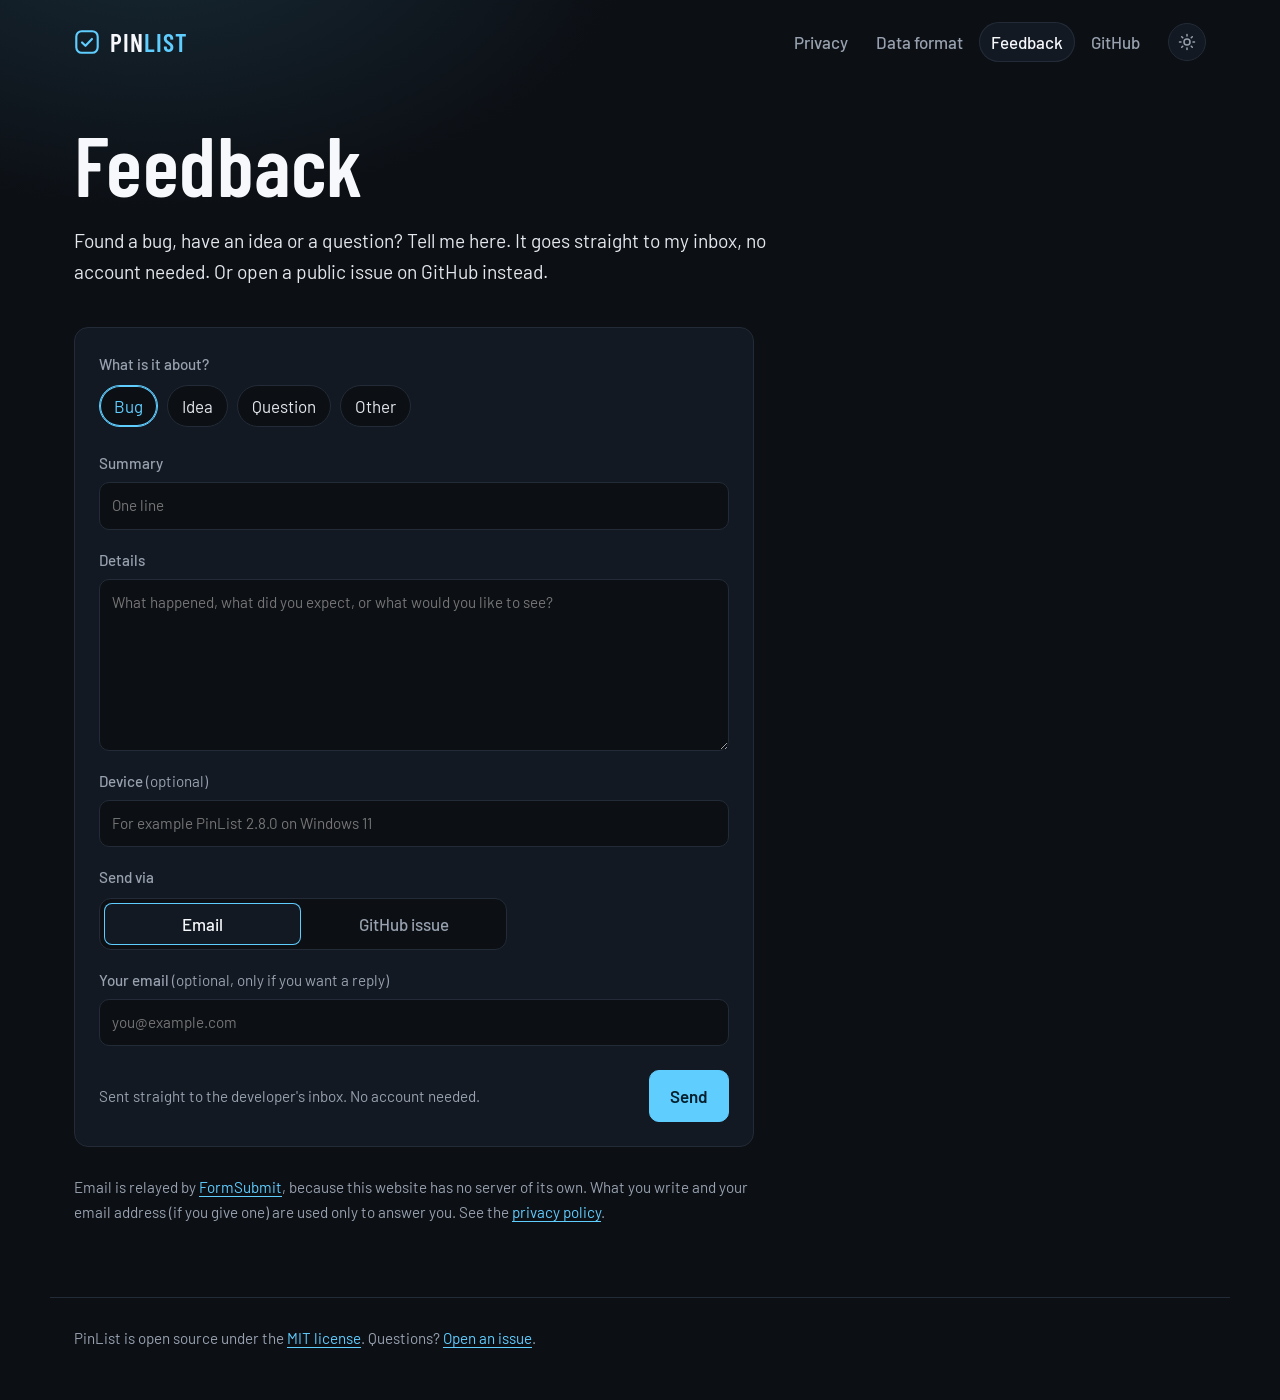
<file: docs/feedback.html>
<!doctype html>
<html lang="en">
<head>
    <meta charset="utf-8">
    <meta name="viewport" content="width=device-width, initial-scale=1">
    <title>PinList feedback</title>
    <meta name="description" content="Report a bug, suggest an idea or ask a question about PinList.">
    <meta name="color-scheme" content="dark">
    <link rel="canonical" href="https://filipraic.github.io/pin-list/feedback">
    <meta property="og:type" content="website">
    <meta property="og:site_name" content="PinList">
    <meta property="og:url" content="https://filipraic.github.io/pin-list/feedback">
    <meta property="og:title" content="PinList feedback">
    <meta property="og:description" content="Report a bug, suggest an idea or ask a question about PinList.">
    <meta property="og:image" content="https://filipraic.github.io/pin-list/social-preview.png">
    <meta property="og:image:width" content="1280">
    <meta property="og:image:height" content="640">
    <meta property="og:image:alt" content="PinList, to-do lists on your desktop (Windows and macOS) and on your Android phone">
    <meta name="twitter:card" content="summary_large_image">
    <link rel="icon" href="favicon.svg" type="image/svg+xml">
    <link rel="preconnect" href="https://fonts.googleapis.com">
    <link rel="preconnect" href="https://fonts.gstatic.com" crossorigin>
    <link href="https://fonts.googleapis.com/css2?family=Barlow:ital,wght@0,400;0,500;0,600;1,400&amp;family=Barlow+Condensed:wght@500;600&amp;family=Inter:wght@400;600&amp;family=JetBrains+Mono:wght@400;500&amp;display=swap"
          rel="stylesheet">
    <link rel="stylesheet" href="site.css">
    <script src="theme.js"></script>
    <script src="feedback.js" defer></script>
</head>
<body>
<a class="skip" href="#content">Skip to content</a>
<header class="site">
    <a class="brand" href="./" aria-label="PinList home">
        <svg class="logo" width="26" height="26" viewBox="0 0 34 34" fill="none" stroke="currentColor"
             stroke-width="2.8" stroke-linecap="round" stroke-linejoin="round" aria-hidden="true">
            <rect x="3" y="3" width="28" height="28" rx="7"/>
            <path d="M10.5 17.5l4.5 4.5 8.5-9"/>
        </svg>
        <span class="wordmark">PIN<span>LIST</span></span></a>
    <nav class="site-nav" aria-label="Pages">
        <a href="privacy">Privacy</a>
        <a href="data-format">Data format</a>
        <a href="feedback" aria-current="page">Feedback</a>
        <a href="https://github.com/FilipRaic/pin-list">GitHub</a>
    </nav>
    <button id="themeToggle" class="theme-toggle" type="button" aria-label="Switch to light mode" title="Light mode">
        <svg class="sun" width="18" height="18" viewBox="0 0 24 24" fill="none" stroke="currentColor"
             stroke-width="2" stroke-linecap="round" stroke-linejoin="round" aria-hidden="true">
            <circle cx="12" cy="12" r="4"/>
            <path d="M12 2v2M12 20v2M4.93 4.93l1.41 1.41M17.66 17.66l1.41 1.41M2 12h2M20 12h2M4.93 19.07l1.41-1.41M17.66 6.34l1.41-1.41"/>
        </svg>
        <svg class="moon" width="18" height="18" viewBox="0 0 24 24" fill="none" stroke="currentColor"
             stroke-width="2" stroke-linecap="round" stroke-linejoin="round" aria-hidden="true">
            <path d="M21 12.79A9 9 0 1 1 11.21 3 7 7 0 0 0 21 12.79z"/>
        </svg>
    </button>
</header>
<main id="content" class="doc">
    <section class="hero hero-plain">
        <div class="hero-text">
            <h1>Feedback</h1>
            <div class="lede">
                <p>Found a bug, have an idea or a question? Tell me here. It goes straight to my inbox, no account
                    needed. Or open a public issue on GitHub instead.</p>
            </div>
        </div>
    </section>

    <form id="feedbackForm" class="feedback" novalidate>
        <fieldset class="kinds">
            <legend>What is it about?</legend>
            <label><input type="radio" name="kind" value="bug" checked><span>Bug</span></label>
            <label><input type="radio" name="kind" value="idea"><span>Idea</span></label>
            <label><input type="radio" name="kind" value="question"><span>Question</span></label>
            <label><input type="radio" name="kind" value="other"><span>Other</span></label>
        </fieldset>

        <label class="field">Summary
            <input name="title" maxlength="120" placeholder="One line" autocomplete="off" required>
        </label>

        <label class="field">Details
            <textarea name="body" rows="6"
                      placeholder="What happened, what did you expect, or what would you like to see?"></textarea>
        </label>

        <label class="field"><span>Device <span class="opt">(optional)</span></span>
            <input name="device" maxlength="200" placeholder="For example PinList 2.8.0 on Windows 11"
                   autocomplete="off">
        </label>

        <fieldset class="via">
            <legend>Send via</legend>
            <div class="seg">
                <label><input type="radio" name="via" value="email" checked><span>Email</span></label>
                <label><input type="radio" name="via" value="github"><span>GitHub issue</span></label>
            </div>
        </fieldset>

        <label class="field" id="emailField"><span>Your email <span
                class="opt">(optional, only if you want a reply)</span></span>
            <input type="email" name="email" maxlength="200" placeholder="you@example.com" autocomplete="email">
        </label>

        <!-- spam trap, hidden from people -->
        <input class="honey" type="text" name="_honey" tabindex="-1" autocomplete="off" aria-hidden="true">

        <div class="form-end">
            <p id="status" class="status" role="status" aria-live="polite"></p>
            <button id="send" class="button primary" type="submit">Send</button>
        </div>
    </form>

    <div id="thanks" class="thanks" hidden tabindex="-1">
        <h2>Thanks!</h2>
        <p id="thanksText">Your feedback was sent.</p>
        <p><a href="feedback" id="again">Send more feedback</a></p>
    </div>

    <article class="prose feedback-notes">
        <p>Email is relayed by <a href="https://formsubmit.co/">FormSubmit</a>, because this website has no server of
            its own. What you write and your email address (if you give one) are used only to answer you. See the
            <a href="privacy#feedback">privacy policy</a>.</p>
    </article>
</main>
<footer class="site">
    <p>PinList is open source under the <a href="https://github.com/FilipRaic/pin-list/blob/master/LICENSE">MIT
        license</a>. Questions? <a href="https://github.com/FilipRaic/pin-list/issues">Open an issue</a>.</p>
</footer>
</body>
</html>
</file>
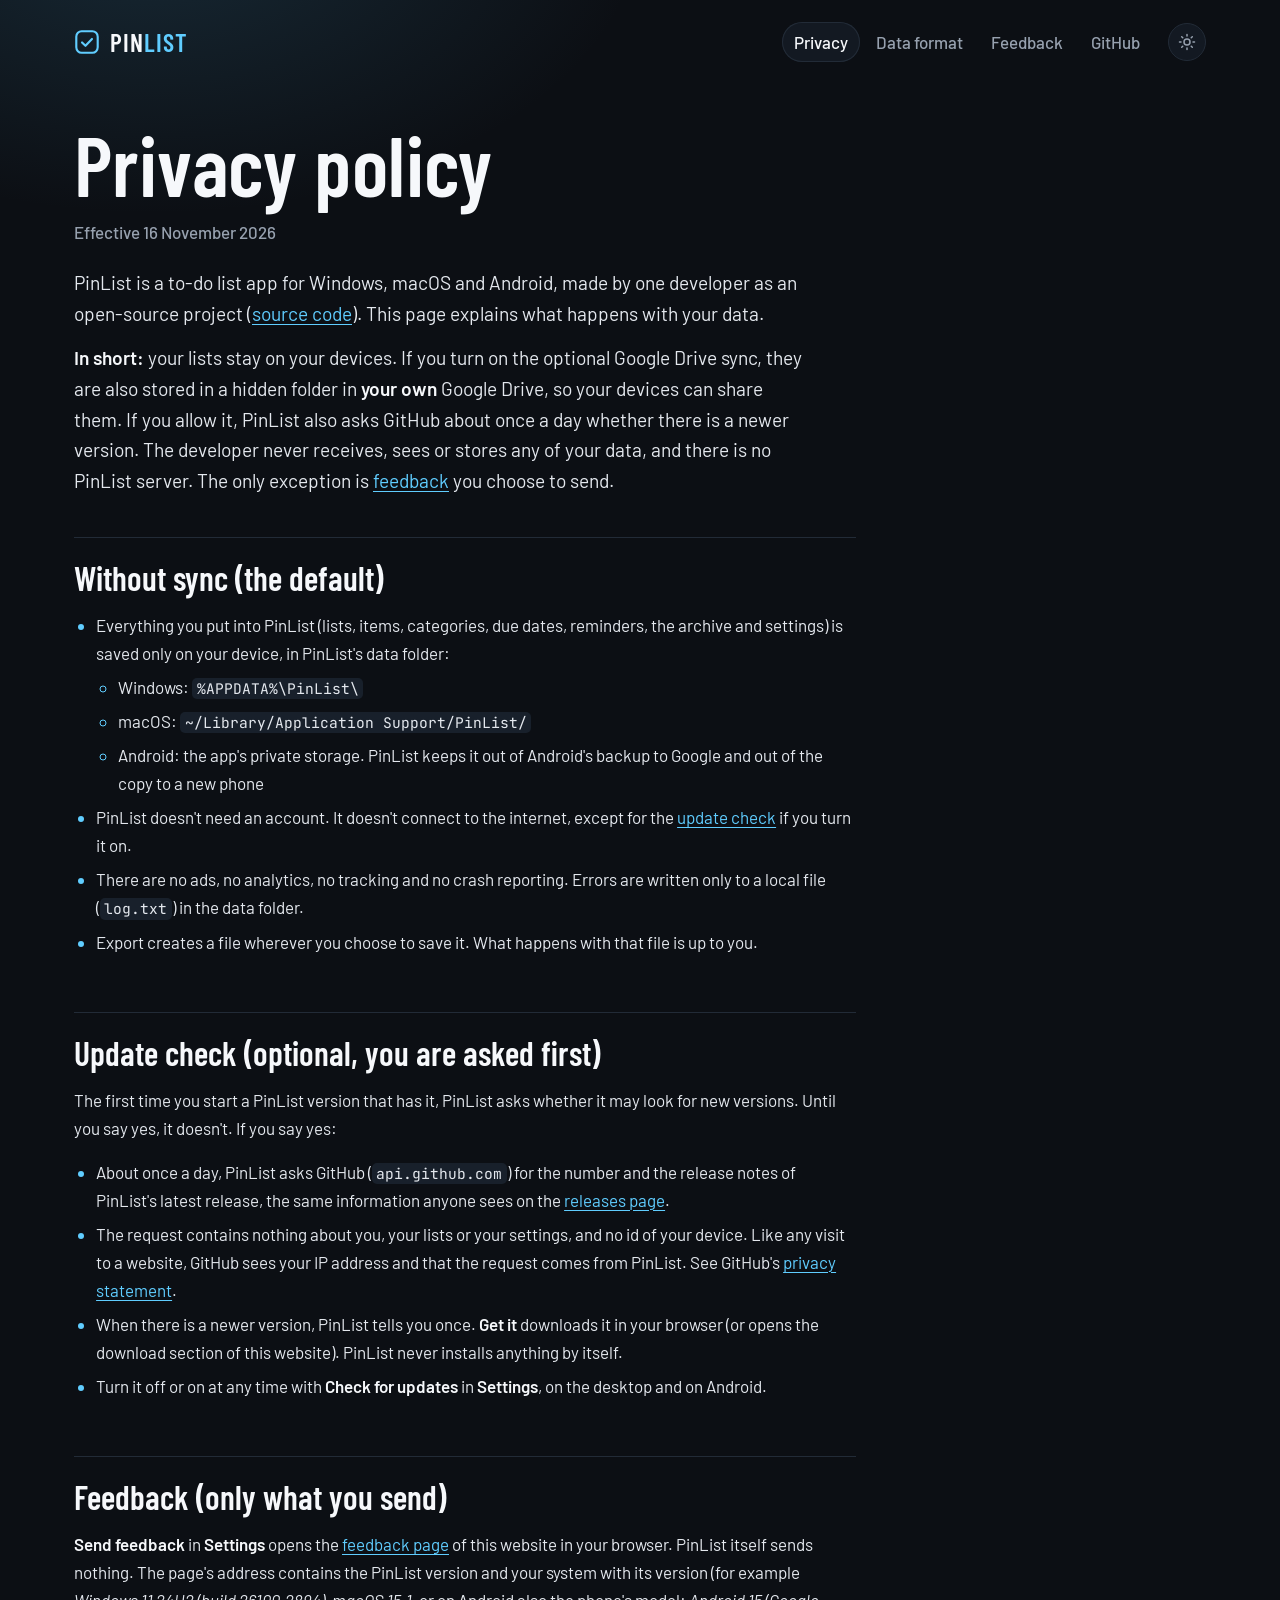
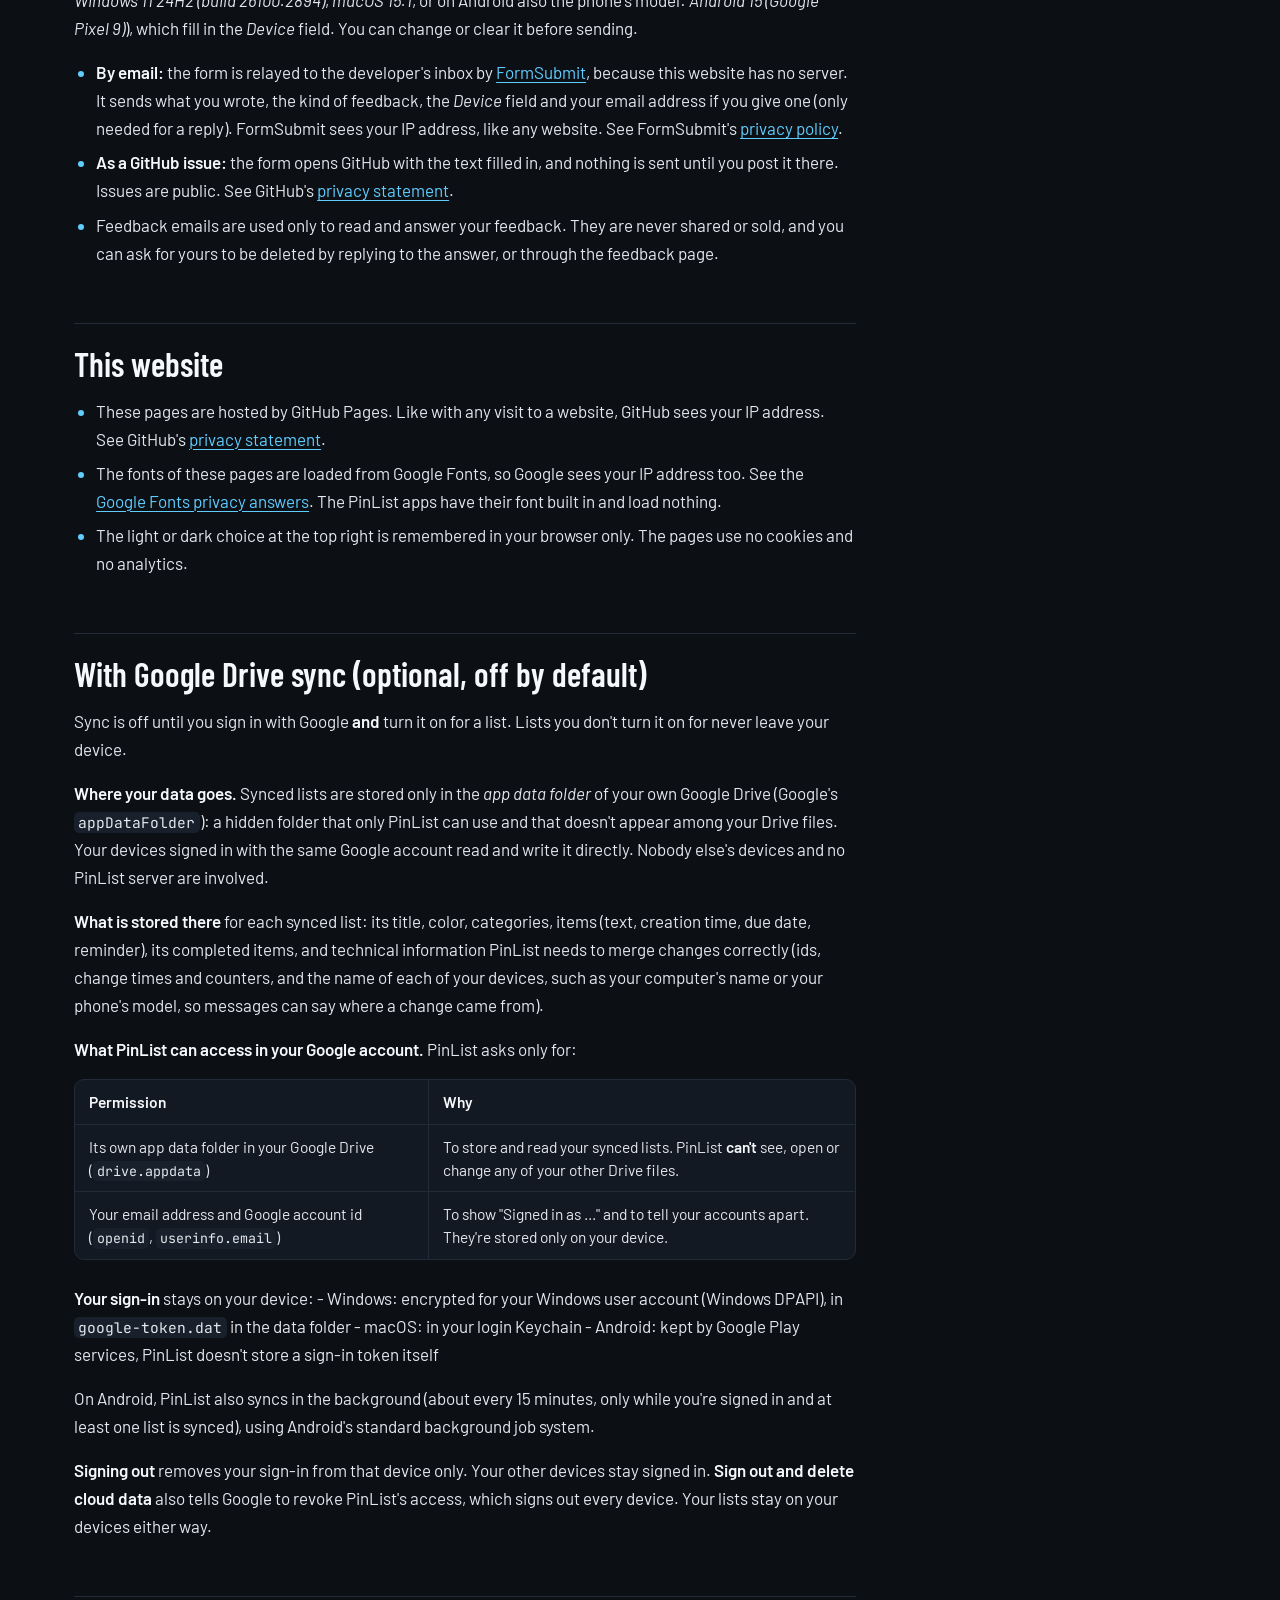
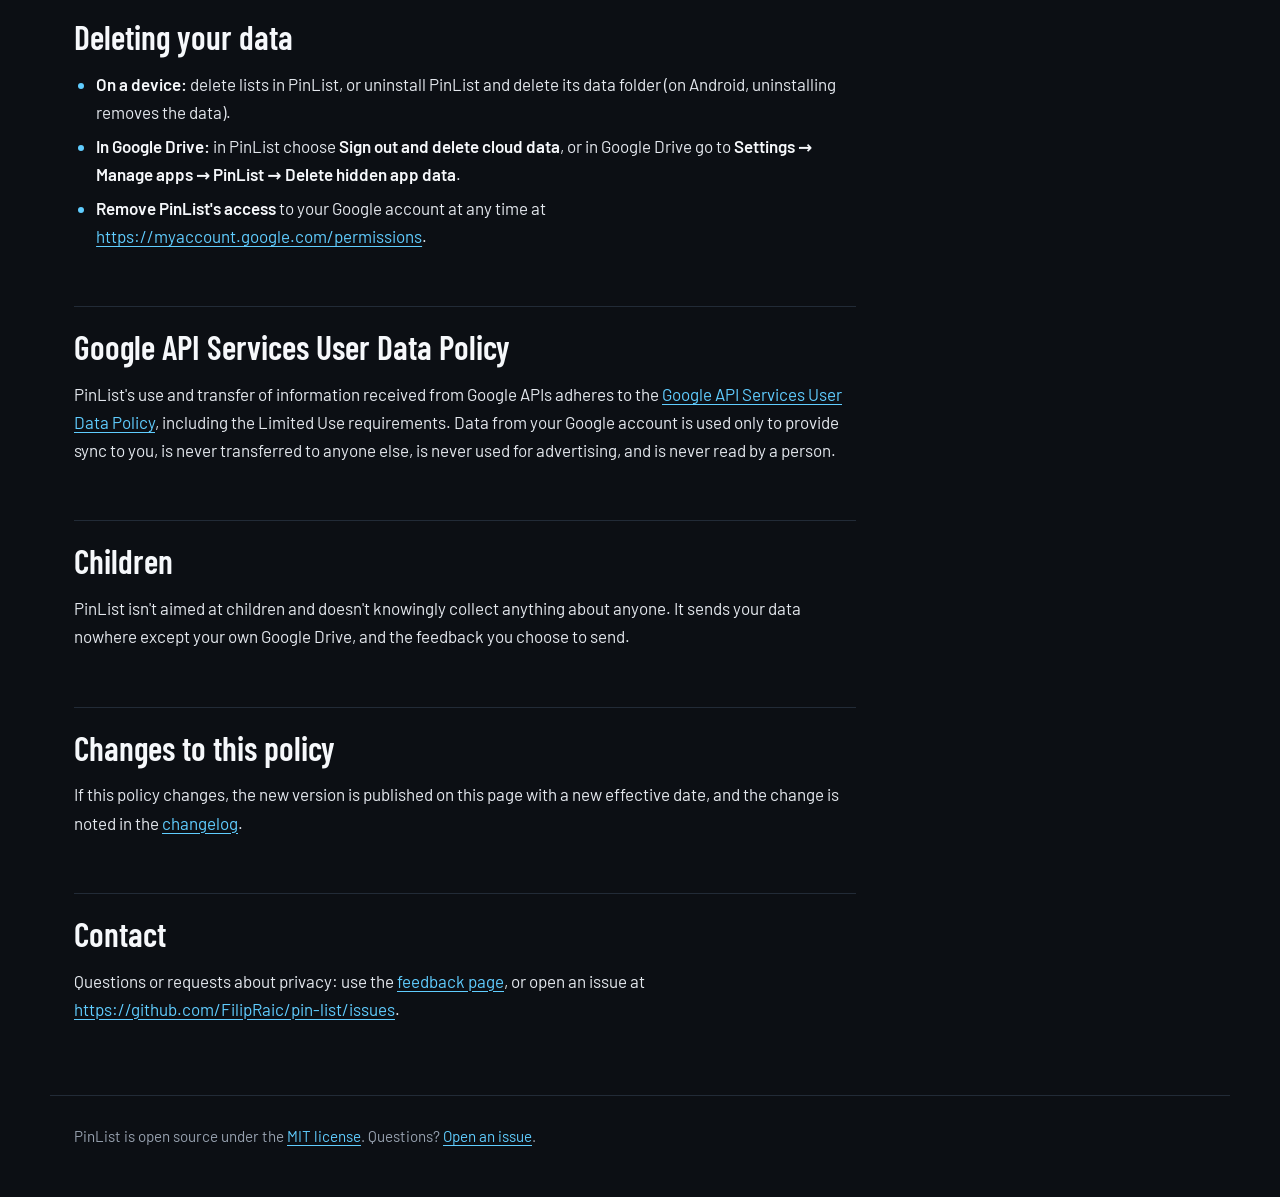
<file: docs/privacy.html>
<!doctype html>
<html lang="en">
<head>
    <meta charset="utf-8">
    <meta name="viewport" content="width=device-width, initial-scale=1">
    <title>PinList privacy policy</title>
    <meta name="description"
          content="What happens with your data in PinList, with and without the optional Google Drive sync.">
    <meta name="color-scheme" content="dark">
    <link rel="canonical" href="https://filipraic.github.io/pin-list/privacy">
    <meta property="og:type" content="article">
    <meta property="og:site_name" content="PinList">
    <meta property="og:url" content="https://filipraic.github.io/pin-list/privacy">
    <meta property="og:title" content="PinList privacy policy">
    <meta property="og:description" content="What happens with your data in PinList, with and without the optional Google Drive sync.">
    <meta property="og:image" content="https://filipraic.github.io/pin-list/social-preview.png">
    <meta property="og:image:width" content="1280">
    <meta property="og:image:height" content="640">
    <meta property="og:image:alt" content="PinList, to-do lists on your desktop (Windows and macOS) and on your Android phone">
    <meta name="twitter:card" content="summary_large_image">
    <link rel="icon" href="favicon.svg" type="image/svg+xml">
    <link rel="preconnect" href="https://fonts.googleapis.com">
    <link rel="preconnect" href="https://fonts.gstatic.com" crossorigin>
    <link href="https://fonts.googleapis.com/css2?family=Barlow:ital,wght@0,400;0,500;0,600;1,400&amp;family=Barlow+Condensed:wght@500;600&amp;family=Inter:wght@400;600&amp;family=JetBrains+Mono:wght@400;500&amp;display=swap"
          rel="stylesheet">
    <link rel="stylesheet" href="site.css">
    <script src="theme.js"></script>
</head>
<body>
<a class="skip" href="#content">Skip to content</a>
<header class="site">
    <a class="brand" href="./" aria-label="PinList home">
        <svg class="logo" width="26" height="26" viewBox="0 0 34 34" fill="none" stroke="currentColor"
             stroke-width="2.8" stroke-linecap="round" stroke-linejoin="round" aria-hidden="true">
            <rect x="3" y="3" width="28" height="28" rx="7"/>
            <path d="M10.5 17.5l4.5 4.5 8.5-9"/>
        </svg>
        <span class="wordmark">PIN<span>LIST</span></span></a>
    <nav class="site-nav" aria-label="Pages">
        <a href="privacy" aria-current="page">Privacy</a>
        <a href="data-format">Data format</a>
        <a href="feedback">Feedback</a>
        <a href="https://github.com/FilipRaic/pin-list">GitHub</a>
    </nav>
    <button id="themeToggle" class="theme-toggle" type="button" aria-label="Switch to light mode" title="Light mode">
        <svg class="sun" width="18" height="18" viewBox="0 0 24 24" fill="none" stroke="currentColor"
             stroke-width="2" stroke-linecap="round" stroke-linejoin="round" aria-hidden="true">
            <circle cx="12" cy="12" r="4"/>
            <path d="M12 2v2M12 20v2M4.93 4.93l1.41 1.41M17.66 17.66l1.41 1.41M2 12h2M20 12h2M4.93 19.07l1.41-1.41M17.66 6.34l1.41-1.41"/>
        </svg>
        <svg class="moon" width="18" height="18" viewBox="0 0 24 24" fill="none" stroke="currentColor"
             stroke-width="2" stroke-linecap="round" stroke-linejoin="round" aria-hidden="true">
            <path d="M21 12.79A9 9 0 1 1 11.21 3 7 7 0 0 0 21 12.79z"/>
        </svg>
    </button>
</header>
<main id="content" class="doc">
    <section class="hero hero-plain">
        <div class="hero-text">
            <h1>Privacy policy</h1>
            <p class="meta">Effective 16 November 2026</p>
            <div class="lede">
                <p>PinList is a to-do list app for Windows, macOS and Android, made by one developer as an
                    open-source project (<a href="https://github.com/FilipRaic/pin-list">source code</a>). This page
                    explains what happens with your data.</p>
                <p class="summary"><strong>In short:</strong> your lists stay on your devices. If you turn on the
                    optional Google Drive sync, they are also stored in a hidden folder in <strong>your own</strong>
                    Google Drive, so your devices can share them. If you allow it, PinList also asks GitHub about once
                    a day whether there is a newer version. The developer never receives, sees or stores any of your
                    data, and there is no PinList server. The only exception is <a href="#feedback">feedback</a> you
                    choose to send.</p>
            </div>
        </div>
    </section>

    <article class="prose">
        <h2 id="without-sync-the-default">Without sync (the default)</h2>
        <ul>
            <li>Everything you put into PinList (lists, items, categories, due dates, reminders, the archive and
                settings) is saved only on your device, in PinList's data folder:
                <ul>
                    <li>Windows: <code>%APPDATA%\PinList\</code></li>
                    <li>macOS: <code>~/Library/Application Support/PinList/</code></li>
                    <li>Android: the app's private storage. PinList keeps it out of Android's backup to Google and
                        out of the copy to a new phone
                    </li>
                </ul>
            </li>
            <li>PinList doesn't need an account. It doesn't connect to the internet, except for the <a
                    href="#update-check-optional-you-are-asked-first">update check</a> if you turn it on.
            </li>
            <li>There are no ads, no analytics, no tracking and no crash reporting. Errors are written only to a local
                file (<code>log.txt</code>) in the data folder.
            </li>
            <li>Export creates a file wherever you choose to save it. What happens with that file is up to you.</li>
        </ul>
        <h2 id="update-check-optional-you-are-asked-first">Update check (optional, you are asked first)</h2>
        <p>The first time you start a PinList version that has it, PinList asks whether it may look for new versions.
            Until you say yes, it doesn't. If you say yes:</p>
        <ul>
            <li>About once a day, PinList asks GitHub (<code>api.github.com</code>) for the number and the release notes
                of PinList's latest release, the same information anyone sees on the <a
                        href="https://github.com/FilipRaic/pin-list/releases">releases page</a>.
            </li>
            <li>The request contains nothing about you, your lists or your settings, and no id of your device. Like
                any visit to a website, GitHub sees your IP address and that the request comes from PinList. See
                GitHub's <a href="https://docs.github.com/en/site-policy/privacy-policies/github-general-privacy-statement">privacy
                    statement</a>.
            </li>
            <li>When there is a newer version, PinList tells you once. <strong>Get it</strong> downloads it in your
                browser (or opens the download section of this website). PinList never installs anything by itself.
            </li>
            <li>Turn it off or on at any time with <strong>Check for updates</strong> in <strong>Settings</strong>, on
                the desktop and on Android.
            </li>
        </ul>
        <h2 id="feedback">Feedback (only what you send)</h2>
        <p><strong>Send feedback</strong> in <strong>Settings</strong> opens the <a href="feedback">feedback page</a>
            of this website in your browser. PinList itself sends nothing. The page's address contains the PinList
            version and your system with its version (for example <em>Windows 11 24H2 (build 26100.2894)</em>,
            <em>macOS 15.1</em>, or on Android also the phone's model: <em>Android 15 (Google Pixel 9)</em>), which
            fill in the <em>Device</em> field. You can change or clear it before sending.</p>
        <ul>
            <li><strong>By email:</strong> the form is relayed to the developer's inbox by <a
                    href="https://formsubmit.co/">FormSubmit</a>, because this website has no server. It sends what you
                wrote, the kind of feedback, the <em>Device</em> field and your email address if you give one (only
                needed for a reply). FormSubmit sees your IP address, like any website. See FormSubmit's <a
                        href="https://formsubmit.co/privacy.html">privacy policy</a>.
            </li>
            <li><strong>As a GitHub issue:</strong> the form opens GitHub with the text filled in, and nothing is sent
                until you post it there. Issues are public. See GitHub's <a
                        href="https://docs.github.com/en/site-policy/privacy-policies/github-general-privacy-statement">privacy
                    statement</a>.
            </li>
            <li>Feedback emails are used only to read and answer your feedback. They are never shared or sold, and you
                can ask for yours to be deleted by replying to the answer, or through the feedback page.
            </li>
        </ul>
        <h2 id="this-website">This website</h2>
        <ul>
            <li>These pages are hosted by GitHub Pages. Like with any visit to a website, GitHub sees your IP address.
                See GitHub's <a
                        href="https://docs.github.com/en/site-policy/privacy-policies/github-general-privacy-statement">privacy
                    statement</a>.
            </li>
            <li>The fonts of these pages are loaded from Google Fonts, so Google sees your IP address too. See the <a
                    href="https://developers.google.com/fonts/faq/privacy">Google Fonts privacy answers</a>. The PinList
                apps have their font built in and load nothing.
            </li>
            <li>The light or dark choice at the top right is remembered in your browser only. The pages use no cookies
                and no analytics.
            </li>
        </ul>
        <h2 id="with-google-drive-sync-optional-off-by-default">With Google Drive sync (optional, off by default)</h2>
        <p>Sync is off until you sign in with Google <strong>and</strong> turn it on for a list. Lists you don't turn it
            on for never leave your device.</p>
        <p><strong>Where your data goes.</strong> Synced lists are stored only in the <em>app data folder</em> of your
            own Google Drive (Google's <code>appDataFolder</code>): a hidden folder that only PinList can use and that
            doesn't appear among your Drive files. Your devices signed in with the same Google account read and write it
            directly. Nobody else's devices and no PinList server are involved.</p>
        <p><strong>What is stored there</strong> for each synced list: its title, color, categories, items (text,
            creation time, due date, reminder), its completed items, and technical information PinList needs to merge
            changes correctly (ids, change times and counters, and the name of each of your devices, such as your
            computer's name or your phone's model, so messages can say where a change came from).</p>
        <p><strong>What PinList can access in your Google account.</strong> PinList asks only for:</p>
        <div class="table-wrap">
            <table>
                <thead>
                <tr>
                    <th>Permission</th>
                    <th>Why</th>
                </tr>
                </thead>
                <tbody>
                <tr>
                    <td>Its own app data folder in your Google Drive (<code>drive.appdata</code>)</td>
                    <td>To store and read your synced lists. PinList <strong>can't</strong> see, open or change any of
                        your other Drive files.
                    </td>
                </tr>
                <tr>
                    <td>Your email address and Google account id (<code>openid</code>, <code>userinfo.email</code>)</td>
                    <td>To show "Signed in as …" and to tell your accounts apart. They're stored only on your device.
                    </td>
                </tr>
                </tbody>
            </table>
        </div>
        <p><strong>Your sign-in</strong> stays on your device:
            - Windows: encrypted for your Windows user account (Windows DPAPI), in <code>google-token.dat</code> in the
            data folder
            - macOS: in your login Keychain
            - Android: kept by Google Play services, PinList doesn't store a sign-in token itself</p>
        <p>On Android, PinList also syncs in the background (about every 15 minutes, only while you're signed in and at
            least one list is synced), using Android's standard background job system.</p>
        <p><strong>Signing out</strong> removes your sign-in from that device only. Your other devices stay signed
            in. <strong>Sign out and delete cloud data</strong> also tells Google to revoke PinList's access, which
            signs out every device. Your lists stay on your devices either way.</p>
        <h2 id="deleting-your-data">Deleting your data</h2>
        <ul>
            <li><strong>On a device:</strong> delete lists in PinList, or uninstall PinList and delete its data folder
                (on Android, uninstalling removes the data).
            </li>
            <li><strong>In Google Drive:</strong> in PinList choose <strong>Sign out and delete cloud data</strong>, or
                in Google Drive go to <strong>Settings → Manage apps → PinList → Delete hidden app data</strong>.
            </li>
            <li><strong>Remove PinList's access</strong> to your Google account at any time at <a
                    href="https://myaccount.google.com/permissions">https://myaccount.google.com/permissions</a>.
            </li>
        </ul>
        <h2 id="google-api-services-user-data-policy">Google API Services User Data Policy</h2>
        <p>PinList's use and transfer of information received from Google APIs adheres to the <a
                href="https://developers.google.com/terms/api-services-user-data-policy">Google API Services User Data
            Policy</a>, including the Limited Use requirements. Data from your Google account is used only to provide
            sync to you, is never transferred to anyone else, is never used for advertising, and is never read by a
            person.</p>
        <h2 id="children">Children</h2>
        <p>PinList isn't aimed at children and doesn't knowingly collect anything about anyone. It sends your data
            nowhere except your own Google Drive, and the feedback you choose to send.</p>
        <h2 id="changes-to-this-policy">Changes to this policy</h2>
        <p>If this policy changes, the new version is published on this page with a new effective date, and the change
            is noted in the <a href="https://github.com/FilipRaic/pin-list/blob/master/CHANGELOG.md">changelog</a>.</p>
        <h2 id="contact">Contact</h2>
        <p>Questions or requests about privacy: use the <a href="feedback">feedback page</a>, or open an issue at <a
                href="https://github.com/FilipRaic/pin-list/issues">https://github.com/FilipRaic/pin-list/issues</a>.
        </p>
    </article>
</main>
<footer class="site">
    <p>PinList is open source under the <a href="https://github.com/FilipRaic/pin-list/blob/master/LICENSE">MIT
        license</a>.
        Questions? <a href="https://github.com/FilipRaic/pin-list/issues">Open an issue</a>.</p>
</footer>
</body>
</html>
</file>
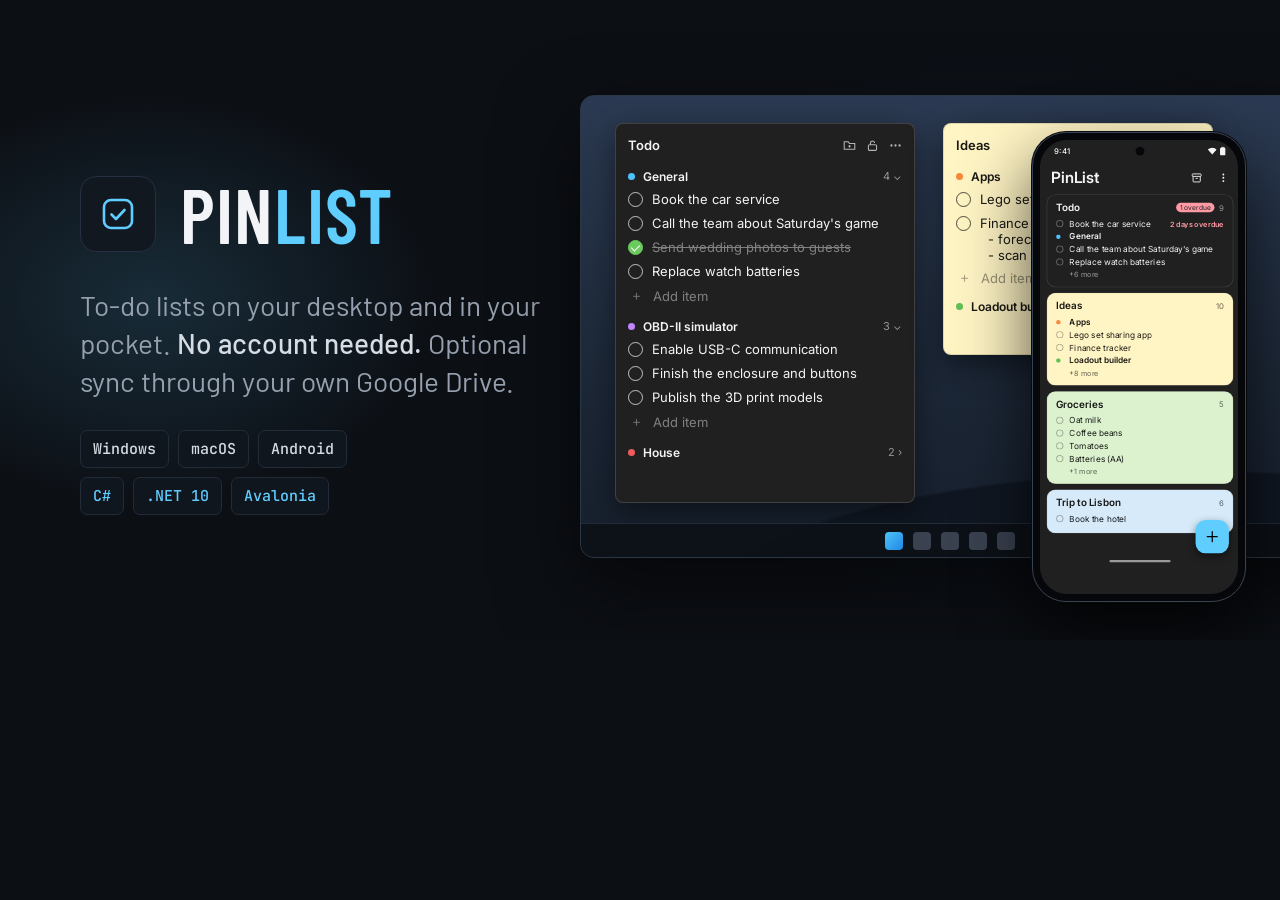
<file: docs/social-preview.html>
<!doctype html>
<!--
  Source of docs/social-preview.png (1280 × 640, the GitHub social preview and the README banner).
  To update the image, edit this file and render it with Chrome:
    chrome --headless=new --hide-scrollbars --force-device-scale-factor=1 --window-size=1280,640
           --virtual-time-budget=5000 --screenshot=docs/social-preview.png docs/social-preview.html
  Colors come from src/PinList.UI/Themes.cs; the phone matches the cards screen in PhoneView.axaml.
-->
<html lang="en">
<head>
<meta charset="utf-8">
<title>PinList social preview</title>
<!-- Only the source of social-preview.png, not a page for search results -->
<meta name="robots" content="noindex">
<link rel="preconnect" href="https://fonts.googleapis.com">
<link href="https://fonts.googleapis.com/css2?family=Barlow:wght@400;500&family=Barlow+Condensed:wght@600&family=Inter:wght@400;500;600&family=JetBrains+Mono:wght@500&display=block" rel="stylesheet">
<style>
  :root {
    --bg: #0c0f14;
    --accent: #60cdff;
    --text: #f2f4f7;
    --muted: #96a0ae;
  }
  * { box-sizing: border-box; margin: 0; padding: 0; }
  html, body { width: 1280px; height: 640px; overflow: hidden; background: var(--bg); }
  body {
    position: relative;
    font-family: Inter, "Segoe UI", sans-serif;
    color: var(--text);
    background:
      radial-gradient(420px 300px at 150px 300px, rgba(52, 110, 140, .30), transparent 70%),
      radial-gradient(520px 420px at 1000px 330px, rgba(40, 70, 110, .22), transparent 70%),
      var(--bg);
  }

  /* ---------- Left: logo, tagline, badges ---------- */
  .brand { position: absolute; left: 80px; top: 176px; width: 470px; }
  .logo { display: flex; align-items: center; gap: 24px; }
  .logo-box {
    width: 76px; height: 76px; border-radius: 16px;
    background: #121820; border: 1px solid #253040;
    display: grid; place-items: center;
  }
  .wordmark {
    font-family: "Barlow Condensed", sans-serif; font-weight: 600;
    font-size: 76px; line-height: 1; letter-spacing: 1px;
  }
  .wordmark span { color: var(--accent); }
  .tagline {
    margin-top: 34px;
    font-family: Barlow, sans-serif; font-size: 28px; line-height: 38px; color: var(--muted);
  }
  .tagline b { font-weight: 500; color: #d6dce4; }
  .badges { margin-top: 30px; display: flex; flex-wrap: wrap; gap: 9px; }
  .badge {
    font-family: "JetBrains Mono", monospace; font-weight: 500; font-size: 15px; color: var(--accent);
    padding: 8px 12px; border-radius: 7px; background: #10161e; border: 1px solid #222c39;
  }
  .badge.platform { color: #d6dce4; }

  /* ---------- Right: a desktop with two widgets ---------- */
  .screen {
    position: absolute; left: 580px; top: 95px; width: 740px; height: 463px;
    border-radius: 14px 0 0 14px; overflow: hidden;
    border: 1px solid #2c3746;
    background:
      radial-gradient(900px 260px at 620px 520px, #101722 55%, transparent 56%),
      linear-gradient(180deg, #2b3a52 0%, #1d2838 60%, #161f2c 100%);
    box-shadow: 0 30px 80px rgba(0, 0, 0, .55);
  }
  .bar {
    position: absolute; left: 0; right: 0; bottom: 0; height: 34px;
    background: rgba(12, 16, 22, .88); border-top: 1px solid #222b38;
    display: flex; justify-content: center; align-items: center; gap: 10px;
  }
  .bar i { width: 18px; height: 18px; border-radius: 4px; background: #3a4250; }
  .bar i:first-child { background: linear-gradient(135deg, #4fc3f7, #1e88e5); }

  .widget {
    position: absolute; border-radius: 8px; padding: 10px 12px;
    font-size: 13px; box-shadow: 0 10px 30px rgba(0, 0, 0, .45);
  }
  .widget.dark { background: #202020; border: 1px solid rgba(255, 255, 255, .15); color: rgba(255, 255, 255, .95); }
  .widget.yellow { background: #fff4c4; border: 1px solid rgba(0, 0, 0, .12); color: rgba(0, 0, 0, .9); }
  .w-head { display: flex; align-items: center; justify-content: space-between; height: 22px; margin-bottom: 8px; }
  .w-head b { font-weight: 600; font-size: 13px; }
  .w-icons { display: flex; gap: 10px; opacity: .7; }
  .cat { display: flex; align-items: center; gap: 8px; height: 24px; font-size: 12px; font-weight: 600; }
  .dot { width: 7px; height: 7px; border-radius: 50%; }
  .cat .n { margin-left: auto; font-weight: 400; opacity: .55; font-size: 11px; display: flex; gap: 6px; align-items: center; }
  .item { display: flex; align-items: flex-start; gap: 9px; min-height: 24px; padding: 3px 0; line-height: 16px; }
  .circle { flex: none; width: 15px; height: 15px; border-radius: 50%; border: 1.4px solid currentColor; opacity: .75; margin-top: 1px; }
  .item.done span { text-decoration: line-through; opacity: .45; }
  .item.done .circle { background: #6ccb5f; border-color: #6ccb5f; opacity: 1; position: relative; }
  .item.done .circle::after {
    content: ""; position: absolute; left: 4px; top: 1.5px; width: 4px; height: 7px;
    border: solid #fff; border-width: 0 1.6px 1.6px 0; transform: rotate(45deg);
  }
  .add { display: flex; gap: 10px; align-items: center; height: 24px; opacity: .45; padding-left: 2px; }

  /* ---------- The phone (Android cards screen, dark theme) ---------- */
  .phone {
    position: absolute; left: 1032px; top: 132px; width: 214px; height: 470px;
    border-radius: 34px; padding: 7px; background: #05070a;
    border: 1.5px solid #3a4352;
    box-shadow: 0 30px 70px rgba(0, 0, 0, .7), 0 0 0 1px #0b0e13;
  }
  .phone-screen {
    position: relative; width: 100%; height: 100%; border-radius: 27px; overflow: hidden; background: #202020;
  }
  /* The screen is drawn at real Android size (360 dp wide) and scaled down */
  .app {
    position: absolute; left: 0; top: 0; width: 360px; height: 768px;
    transform: scale(.5556); transform-origin: 0 0;
    font-size: 16px; color: rgba(255, 255, 255, .95);
  }
  .status { height: 34px; display: flex; align-items: center; justify-content: space-between; padding: 6px 26px 0; font-size: 14px; font-weight: 500; }
  .status .cam { position: absolute; left: 50%; top: 12px; width: 16px; height: 16px; margin-left: -8px; border-radius: 50%; background: #05070a; }
  .status .sys { display: flex; gap: 6px; align-items: center; }
  .home-head { display: flex; align-items: center; margin: 10px 6px 6px 20px; height: 48px; }
  .home-head h1 { font-size: 28px; font-weight: 600; flex: 1; }
  .home-head .btn { width: 48px; height: 48px; display: grid; place-items: center; }
  .card {
    margin: 0 12px 10px; padding: 12px 16px 14px; border-radius: 16px; border: 1px solid;
  }
  .card.dark { background: #202020; border-color: rgba(255, 255, 255, .15); color: rgba(255, 255, 255, .95); }
  .card.dark .muted { color: rgba(255, 255, 255, .55); }
  .card.yellow { background: #fff4c4; border-color: rgba(0, 0, 0, .12); color: rgba(0, 0, 0, .9); }
  .card.green { background: #dcf2ce; border-color: rgba(0, 0, 0, .12); color: rgba(0, 0, 0, .9); }
  .card.blue { background: #d6eafa; border-color: rgba(0, 0, 0, .12); color: rgba(0, 0, 0, .9); }
  .card .muted { color: rgba(0, 0, 0, .59); }
  .card-head { display: flex; align-items: center; margin-bottom: 7px; }
  .card-head b { flex: 1; font-size: 18px; font-weight: 600; }
  .pill { font-size: 12px; padding: 1px 7px; border-radius: 9px; margin: 0 8px; }
  .card.dark .pill { background: #ff99a4; color: #202020; }
  .card-head .muted { font-size: 14px; }
  .line { display: flex; align-items: center; height: 23px; font-size: 15px; white-space: nowrap; }
  .line .lead { width: 24px; flex: none; }
  .line .lead .dot { width: 8px; height: 8px; }
  .line .lead .ring { width: 13px; height: 13px; border-radius: 50%; border: 1.4px solid currentColor; opacity: .6; }
  .line.c { font-weight: 600; }
  .line span { overflow: hidden; text-overflow: ellipsis; }
  .line .due { margin-left: auto; padding-left: 10px; flex: none; font-size: 13px; font-weight: 600; }
  .card.dark .due.overdue { color: #ff99a4; }
  .more { font-size: 13px; margin: 3px 0 0 24px; }
  .fab {
    position: absolute; right: 20px; bottom: 24px; width: 60px; height: 60px; border-radius: 18px;
    background: #60cdff; display: grid; place-items: center; box-shadow: 0 6px 16px rgba(0, 0, 0, .45);
  }
  .gesture { position: absolute; left: 50%; bottom: 8px; width: 110px; height: 4px; margin-left: -55px; border-radius: 2px; background: rgba(255, 255, 255, .55); }
</style>
</head>
<body>

  <div class="brand">
    <div class="logo">
      <div class="logo-box">
        <svg width="34" height="34" viewBox="0 0 34 34" fill="none" stroke="#60cdff" stroke-width="2.6" stroke-linecap="round" stroke-linejoin="round">
          <rect x="3" y="3" width="28" height="28" rx="7"/>
          <path d="M10.5 17.5l4.5 4.5 8.5-9"/>
        </svg>
      </div>
      <div class="wordmark">PIN<span>LIST</span></div>
    </div>
    <p class="tagline">To-do lists on your desktop and in your pocket. <b>No account needed.</b> Optional sync through your own Google Drive.</p>
    <div class="badges">
      <span class="badge platform">Windows</span>
      <span class="badge platform">macOS</span>
      <span class="badge platform">Android</span>
    </div>
    <div class="badges" style="margin-top: 9px">
      <span class="badge">C#</span>
      <span class="badge">.NET 10</span>
      <span class="badge">Avalonia</span>
    </div>
  </div>

  <div class="screen">
    <!-- Todo widget (dark) -->
    <div class="widget dark" style="left: 34px; top: 27px; width: 300px; height: 380px">
      <div class="w-head"><b>Todo</b>
        <div class="w-icons">
          <svg width="13" height="13" viewBox="0 0 16 16" fill="none" stroke="currentColor" stroke-width="1.3"><path d="M1.5 4.5v8h13v-7H8L6.5 3.5h-5z"/><path d="M8 7.5v3M6.5 9h3"/></svg>
          <svg width="13" height="13" viewBox="0 0 16 16" fill="none" stroke="currentColor" stroke-width="1.3"><rect x="3" y="7" width="10" height="7" rx="1.5"/><path d="M5.5 7V5a2.5 2.5 0 0 1 5 0"/></svg>
          <svg width="13" height="13" viewBox="0 0 16 16" fill="currentColor"><circle cx="3" cy="8" r="1.4"/><circle cx="8" cy="8" r="1.4"/><circle cx="13" cy="8" r="1.4"/></svg>
        </div>
      </div>
      <div class="cat"><i class="dot" style="background:#4cc2ff"></i>General<span class="n">4 ⌄</span></div>
      <div class="item"><i class="circle"></i><span>Book the car service</span></div>
      <div class="item"><i class="circle"></i><span>Call the team about Saturday's game</span></div>
      <div class="item done"><i class="circle"></i><span>Send wedding photos to guests</span></div>
      <div class="item"><i class="circle"></i><span>Replace watch batteries</span></div>
      <div class="add">＋ <span>Add item</span></div>
      <div class="cat" style="margin-top: 6px"><i class="dot" style="background:#c084fc"></i>OBD-II simulator<span class="n">3 ⌄</span></div>
      <div class="item"><i class="circle"></i><span>Enable USB-C communication</span></div>
      <div class="item"><i class="circle"></i><span>Finish the enclosure and buttons</span></div>
      <div class="item"><i class="circle"></i><span>Publish the 3D print models</span></div>
      <div class="add">＋ <span>Add item</span></div>
      <div class="cat" style="margin-top: 6px"><i class="dot" style="background:#ef5b5b"></i>House<span class="n">2 ›</span></div>
    </div>

    <!-- Ideas widget (yellow) -->
    <div class="widget yellow" style="left: 362px; top: 27px; width: 270px; height: 232px">
      <div class="w-head"><b>Ideas</b>
        <div class="w-icons">
          <svg width="13" height="13" viewBox="0 0 16 16" fill="none" stroke="currentColor" stroke-width="1.3"><path d="M1.5 4.5v8h13v-7H8L6.5 3.5h-5z"/><path d="M8 7.5v3M6.5 9h3"/></svg>
          <svg width="13" height="13" viewBox="0 0 16 16" fill="none" stroke="currentColor" stroke-width="1.3"><rect x="3" y="7" width="10" height="7" rx="1.5"/><path d="M5.5 7V5a2.5 2.5 0 0 1 5 0"/></svg>
          <svg width="13" height="13" viewBox="0 0 16 16" fill="currentColor"><circle cx="3" cy="8" r="1.4"/><circle cx="8" cy="8" r="1.4"/><circle cx="13" cy="8" r="1.4"/></svg>
        </div>
      </div>
      <div class="cat"><i class="dot" style="background:#f7893b"></i>Apps<span class="n">2 ⌄</span></div>
      <div class="item"><i class="circle"></i><span>Lego set sharing app</span></div>
      <div class="item"><i class="circle"></i><span>Finance tracker<br>&nbsp;&nbsp;- forecast future expenses<br>&nbsp;&nbsp;- scan receipts</span></div>
      <div class="add">＋ <span>Add item</span></div>
      <div class="cat" style="margin-top: 4px"><i class="dot" style="background:#5fbf55"></i>Loadout builder<span class="n">3 ›</span></div>
    </div>

    <div class="bar"><i></i><i></i><i></i><i></i><i></i></div>
  </div>

  <div class="phone">
    <div class="phone-screen">
      <div class="app">
        <div class="status">
          <span>9:41</span><i class="cam"></i>
          <span class="sys">
            <svg width="16" height="14" viewBox="0 0 16 14" fill="currentColor"><path d="M8 13 0 4a12 12 0 0 1 16 0z"/></svg>
            <svg width="10" height="16" viewBox="0 0 10 16" fill="currentColor"><rect x="2" y="0" width="6" height="2" rx="1"/><rect x="0" y="2" width="10" height="14" rx="2"/></svg>
          </span>
        </div>
        <div class="home-head">
          <h1>PinList</h1>
          <span class="btn"><svg width="20" height="20" viewBox="0 0 20 20" fill="none" stroke="currentColor" stroke-width="1.6"><rect x="2" y="3" width="16" height="4.5" rx="1.2"/><path d="M3.5 7.5v8.5a1.5 1.5 0 0 0 1.5 1.5h10a1.5 1.5 0 0 0 1.5-1.5V7.5M8 11h4"/></svg></span>
          <span class="btn"><svg width="20" height="20" viewBox="0 0 20 20" fill="currentColor"><circle cx="10" cy="4" r="1.7"/><circle cx="10" cy="10" r="1.7"/><circle cx="10" cy="16" r="1.7"/></svg></span>
        </div>

        <div class="card dark">
          <div class="card-head"><b>Todo</b><span class="pill">1 overdue</span><span class="muted">9</span></div>
          <div class="line"><span class="lead"><i class="ring" style="display:block"></i></span><span>Book the car service</span><span class="due overdue">2 days overdue</span></div>
          <div class="line c"><span class="lead"><i class="dot" style="display:block;background:#4cc2ff"></i></span><span>General</span></div>
          <div class="line"><span class="lead"><i class="ring" style="display:block"></i></span><span>Call the team about Saturday's game</span></div>
          <div class="line"><span class="lead"><i class="ring" style="display:block"></i></span><span>Replace watch batteries</span></div>
          <div class="more muted">+6 more</div>
        </div>

        <div class="card yellow">
          <div class="card-head"><b>Ideas</b><span class="muted">10</span></div>
          <div class="line c"><span class="lead"><i class="dot" style="display:block;background:#f7893b"></i></span><span>Apps</span></div>
          <div class="line"><span class="lead"><i class="ring" style="display:block"></i></span><span>Lego set sharing app</span></div>
          <div class="line"><span class="lead"><i class="ring" style="display:block"></i></span><span>Finance tracker</span></div>
          <div class="line c"><span class="lead"><i class="dot" style="display:block;background:#5fbf55"></i></span><span>Loadout builder</span></div>
          <div class="more muted">+8 more</div>
        </div>

        <div class="card green">
          <div class="card-head"><b>Groceries</b><span class="muted">5</span></div>
          <div class="line"><span class="lead"><i class="ring" style="display:block"></i></span><span>Oat milk</span></div>
          <div class="line"><span class="lead"><i class="ring" style="display:block"></i></span><span>Coffee beans</span></div>
          <div class="line"><span class="lead"><i class="ring" style="display:block"></i></span><span>Tomatoes</span></div>
          <div class="line"><span class="lead"><i class="ring" style="display:block"></i></span><span>Batteries (AA)</span></div>
          <div class="more muted">+1 more</div>
        </div>

        <div class="card blue">
          <div class="card-head"><b>Trip to Lisbon</b><span class="muted">6</span></div>
          <div class="line"><span class="lead"><i class="ring" style="display:block"></i></span><span>Book the hotel</span></div>
        </div>

        <div class="fab"><svg width="22" height="22" viewBox="0 0 22 22" stroke="#000" stroke-width="2.2" stroke-linecap="round"><path d="M11 2v18M2 11h18"/></svg></div>
        <i class="gesture"></i>
      </div>
    </div>
  </div>

</body>
</html>
</file>
<file: docs/site.css>
/* Styles of the PinList pages on GitHub Pages (index.html, privacy.html, data-format.html, feedback.html).
   Colors follow the app (src/PinList.UI/Themes.cs) and the social preview. Dark by default, theme.js switches to light. */

:root {
    --bg: #0c0f14;
    --surface: #131922;
    --text: #e4e8ee;
    --strong: #f6f8fb;
    --muted: #97a1af;
    --rule: #222b37;
    --accent: #60cdff;
    --on-accent: #04202e;
    --code-bg: #18202b;
    --glow: rgba(52, 110, 140, .28);
    color-scheme: dark;
}

/* Dark is the default, the switch at the top right (theme.js) turns this on */
:root[data-theme="light"] {
    --bg: #f3f6f9;
    --surface: #ffffff;
    --text: #27313d;
    --strong: #121a24;
    --muted: #5c6774;
    --rule: #dde3ea;
    --accent: #0a74a8;
    --on-accent: #ffffff;
    --code-bg: #e8eef4;
    --glow: rgba(96, 205, 255, .22);
    color-scheme: light;
}

* {
    box-sizing: border-box;
}

html {
    -webkit-text-size-adjust: 100%;
    scroll-padding-top: 24px;
    background: var(--bg);
}

/* Links to a section on the same page (the Download button) glide there */
@media (prefers-reduced-motion: no-preference) {
    html {
        scroll-behavior: smooth;
    }
}

body {
    margin: 0;
    background:
        radial-gradient(700px 420px at 12% -80px, var(--glow), transparent 70%),
        var(--bg);
    background-repeat: no-repeat;
    color: var(--text);
    font: 400 1.0625rem/1.65 Barlow, "Segoe UI", system-ui, sans-serif;
    font-feature-settings: "kern", "liga";
}

a {
    color: var(--accent);
    text-underline-offset: .18em;
    text-decoration-thickness: 1px;
}

a:hover {
    text-decoration-thickness: 2px;
}

:focus-visible {
    outline: 2px solid var(--accent);
    outline-offset: 3px;
    border-radius: 3px;
}

.skip {
    position: absolute;
    left: 16px;
    top: -48px;
    z-index: 10;
    padding: 8px 14px;
    border-radius: 8px;
    background: var(--surface);
    color: var(--strong);
}

.skip:focus {
    top: 12px;
}

/* ---------- Header and footer ---------- */

header.site,
footer.site,
main {
    width: 100%;
    max-width: 1180px;
    margin: 0 auto;
    padding: 0 24px;
}

header.site {
    display: flex;
    align-items: center;
    gap: 16px;
    flex-wrap: wrap;
    padding-top: 22px;
    padding-bottom: 22px;
}

.brand {
    display: inline-flex;
    align-items: center;
    gap: 10px;
    color: var(--strong);
    text-decoration: none;
}

.brand .logo {
    color: var(--accent);
}

.wordmark {
    font: 600 1.6rem/1 "Barlow Condensed", Barlow, sans-serif;
    letter-spacing: .04em;
}

.wordmark span {
    color: var(--accent);
}

.site-nav {
    display: flex;
    gap: 4px;
    flex-wrap: wrap;
    margin-left: auto;
}

/* the light / dark switch, right of the nav: a sun in dark mode, a moon in light mode */
.theme-toggle {
    display: inline-grid;
    place-items: center;
    width: 38px;
    height: 38px;
    padding: 0;
    border: 1px solid var(--rule);
    border-radius: 999px;
    background: var(--surface);
    color: var(--muted);
    cursor: pointer;
}

.theme-toggle:hover {
    color: var(--strong);
    border-color: var(--muted);
}

.theme-toggle .moon,
:root[data-theme="light"] .theme-toggle .sun {
    display: none;
}

:root[data-theme="light"] .theme-toggle .moon {
    display: block;
}

.site-nav a {
    padding: 6px 12px;
    border-radius: 999px;
    color: var(--muted);
    text-decoration: none;
    font-weight: 500;
}

.site-nav a:hover {
    color: var(--strong);
    background: var(--surface);
}

.site-nav a[aria-current="page"] {
    color: var(--strong);
    background: var(--surface);
    box-shadow: inset 0 0 0 1px var(--rule);
}

footer.site {
    margin-top: 72px;
    padding-top: 28px;
    padding-bottom: 48px;
    border-top: 1px solid var(--rule);
    color: var(--muted);
    font-size: .95rem;
}

footer.site p {
    margin: 0;
}

/* ---------- Hero ---------- */

.hero {
    grid-column: 1 / -1;
    display: grid;
    grid-template-columns: minmax(0, 1fr) 440px;
    gap: 56px;
    align-items: center;
    padding: 40px 0 56px;
}

.hero-plain {
    grid-template-columns: minmax(0, 1fr);
    padding-bottom: 40px;
}

h1 {
    margin: 0;
    font: 600 clamp(3rem, 7vw, 5.25rem)/.95 "Barlow Condensed", Barlow, sans-serif;
    letter-spacing: .005em;
    color: var(--strong);
}

.home h1 {
    max-width: 11em;
    font-size: clamp(2.7rem, 6vw, 4.6rem);
    line-height: 1;
}

.meta {
    margin: 14px 0 0;
    color: var(--muted);
    font-weight: 500;
}

.lede {
    max-width: 38em;
    margin-top: 22px;
    font-size: 1.2rem;
    line-height: 1.6;
}

.lede p {
    margin: 0;
}

.lede p + p {
    margin-top: 14px;
}

.lede strong {
    color: var(--strong);
    font-weight: 600;
}

.actions {
    display: flex;
    flex-wrap: wrap;
    gap: 12px;
    margin-top: 30px;
}

.actions + .meta {
    margin-top: 16px;
    font-size: .95rem;
}

.button {
    display: inline-block;
    padding: 11px 20px;
    border-radius: 10px;
    border: 1px solid var(--rule);
    background: var(--surface);
    color: var(--strong);
    font-weight: 600;
    text-decoration: none;
}

.button:hover {
    border-color: var(--muted);
}

.button.primary {
    border-color: var(--accent);
    background: var(--accent);
    color: var(--on-accent);
}

.button.primary:hover {
    filter: brightness(1.08);
}

/* ---------- PinList lists drawn in HTML ---------- */

.widget {
    --w-bg: #fff4c4;
    --w-text: #23211a;
    --w-muted: #6e6650;
    --w-line: rgba(60, 50, 20, .14);
    background: var(--w-bg);
    color: var(--w-text);
    border-radius: 12px;
    padding: 18px 20px 14px;
    font-family: Inter, "Segoe UI", system-ui, sans-serif;
    font-size: .95rem;
    line-height: 1.4;
    box-shadow: 0 24px 48px -20px rgba(0, 0, 0, .55);
}

/* The app's Dark list color */
.widget-dark {
    --w-bg: #202020;
    --w-text: #f0f0f0;
    --w-muted: #9a9a9a;
    --w-line: rgba(255, 255, 255, .07);
    box-shadow: 0 0 0 1px rgba(255, 255, 255, .06), 0 28px 56px -22px rgba(0, 0, 0, .7);
}

.widget-head {
    margin-bottom: 12px;
    font-size: 1.05rem;
    font-weight: 600;
}

.widget-cat {
    display: flex;
    align-items: center;
    gap: 8px;
    margin: 4px 0 2px;
    font-weight: 600;
}

.widget-cat .dot {
    width: 8px;
    height: 8px;
    border-radius: 50%;
}

.widget ul {
    list-style: none;
    margin: 0 0 8px;
    padding: 0;
}

.widget li {
    position: relative;
    padding: 8px 0 8px 28px;
    border-top: 1px solid var(--w-line);
}

.widget li:first-child {
    border-top: 0;
}

.widget li::before {
    content: "";
    position: absolute;
    left: 0;
    top: 9px;
    width: 15px;
    height: 15px;
    border-radius: 50%;
    border: 1.5px solid var(--w-muted);
    opacity: .7;
}

.widget li.done {
    color: var(--w-muted);
    text-decoration: line-through;
}

.widget li.done::before {
    border-color: #3fb96b;
    background: #3fb96b;
    opacity: 1;
}

.widget-add {
    padding-top: 4px;
    color: var(--w-muted);
}

.board {
    position: relative;
    min-height: 540px;
}

.board .widget-dark {
    position: absolute;
    top: 0;
    left: 0;
    width: 320px;
}

.board .widget-yellow {
    position: absolute;
    right: 0;
    bottom: 0;
    width: 220px;
    transform: rotate(2deg);
}

/* ---------- Landing page sections ---------- */

main.home {
    display: block;
}

.band {
    margin-top: 40px;
    padding-top: 40px;
    border-top: 1px solid var(--rule);
}

.band h2 {
    margin: 0 0 24px;
    font: 600 2.4rem/1.1 "Barlow Condensed", Barlow, sans-serif;
    color: var(--strong);
}

.band-intro {
    max-width: 40em;
    margin: -8px 0 28px;
}

.features {
    display: grid;
    grid-template-columns: repeat(3, minmax(0, 1fr));
    gap: 32px 40px;
    list-style: none;
    margin: 0;
    padding: 0;
}

.features h3 {
    margin: 0 0 6px;
    font-size: 1.2rem;
    font-weight: 600;
    line-height: 1.3;
    color: var(--strong);
}

.features p {
    margin: 0;
    color: var(--text);
}

.privacy-band {
    display: grid;
    grid-template-columns: minmax(0, 1fr) 380px;
    gap: 56px;
    align-items: center;
}

.privacy-text {
    max-width: 38em;
}

.privacy-text p {
    margin: 0 0 14px;
}

.privacy-band .widget {
    transform: rotate(-1deg);
}

.platforms {
    display: grid;
    grid-template-columns: repeat(3, minmax(0, 1fr));
    gap: 20px;
}

.platform {
    display: flex;
    flex-direction: column;
    padding: 20px 22px;
    border: 1px solid var(--rule);
    border-radius: 12px;
    background: var(--surface);
}

.platform h3 {
    margin: 0;
    font-size: 1.25rem;
    font-weight: 600;
    color: var(--strong);
}

.platform p {
    margin: 0;
}

.platform .file {
    margin: 4px 0 10px;
    color: var(--accent);
    font-family: "JetBrains Mono", Consolas, monospace;
    font-size: .88rem;
}

/* Download button and install steps, lined up at the bottom of every card */
.platform-actions {
    display: flex;
    flex-wrap: wrap;
    align-items: center;
    gap: 10px 18px;
    margin-top: auto;
    padding-top: 20px;
}

.platform-actions .button {
    padding: 9px 16px;
}

/* ---------- Document pages ---------- */

main.doc {
    display: block;
}

main.has-toc {
    display: grid;
    grid-template-columns: 220px minmax(0, 1fr);
    column-gap: 56px;
    align-items: start;
}

.toc {
    position: sticky;
    top: 24px;
    max-height: calc(100vh - 48px);
    overflow-y: auto;
    padding-right: 8px;
    font-size: .95rem;
}

.toc-title {
    margin: 0 0 10px;
    color: var(--strong);
    font-weight: 600;
}

.toc ul {
    list-style: none;
    margin: 0;
    padding: 0;
}

.toc ul ul {
    margin: 2px 0 8px;
    padding-left: 14px;
    border-left: 1px solid var(--rule);
}

.toc a {
    display: block;
    padding: 3px 0;
    color: var(--muted);
    text-decoration: none;
}

.toc a:hover {
    color: var(--accent);
}

.toc code {
    padding: 0;
    background: none;
    color: inherit;
    font-size: .85em;
}

.prose {
    max-width: 46em;
}

.has-toc .prose {
    max-width: 52em;
}

.prose h2 {
    margin: 56px 0 14px;
    padding-top: 22px;
    border-top: 1px solid var(--rule);
    font: 600 2.1rem/1.1 "Barlow Condensed", Barlow, sans-serif;
    color: var(--strong);
}

.prose > h2:first-child {
    margin-top: 0;
}

.prose h3 {
    margin: 36px 0 10px;
    font-size: 1.25rem;
    font-weight: 600;
    line-height: 1.3;
    color: var(--strong);
}

.prose h3 code {
    font-size: .92em;
}

.prose p,
.prose ul,
.prose ol {
    margin: 0 0 16px;
}

.prose ul,
.prose ol {
    padding-left: 1.3em;
}

.prose li {
    margin: 6px 0;
}

.prose li > ul {
    margin: 6px 0 0;
}

.prose li::marker {
    color: var(--accent);
}

.prose strong {
    color: var(--strong);
    font-weight: 600;
}

code {
    padding: .08em .3em;
    border-radius: 5px;
    background: var(--code-bg);
    font-family: "JetBrains Mono", Consolas, monospace;
    font-size: .86em;
    overflow-wrap: anywhere;
}

.table-wrap {
    margin: 8px 0 24px;
    overflow-x: auto;
    border: 1px solid var(--rule);
    border-radius: 10px;
    background: var(--surface);
}

table {
    width: 100%;
    border-collapse: collapse;
    font-size: .97rem;
    line-height: 1.5;
}

th,
td {
    padding: 10px 14px;
    text-align: left;
    vertical-align: top;
}

th {
    border-bottom: 1px solid var(--rule);
    color: var(--strong);
    font-weight: 600;
    white-space: nowrap;
}

td + td,
th + th {
    border-left: 1px solid var(--rule);
}

tr + tr td {
    border-top: 1px solid var(--rule);
}

td:first-child code {
    white-space: nowrap;
}

/* ---------- Smaller screens ---------- */

@media (max-width: 960px) {
    .hero,
    .privacy-band {
        grid-template-columns: minmax(0, 1fr);
        gap: 36px;
    }

    .hero {
        padding-top: 20px;
    }

    .board {
        max-width: 440px;
    }

    .privacy-band .widget {
        max-width: 420px;
        transform: none;
    }

    .features {
        grid-template-columns: repeat(2, minmax(0, 1fr));
    }

    .platforms {
        grid-template-columns: minmax(0, 1fr);
    }

    main.has-toc {
        display: block;
    }

    .toc {
        position: static;
        max-height: none;
        margin-bottom: 40px;
        padding: 18px 20px;
        border: 1px solid var(--rule);
        border-radius: 10px;
        background: var(--surface);
    }
}

/* ---------- Feedback form ---------- */

.feedback,
.thanks {
    max-width: 40em;
    padding: 24px;
    border: 1px solid var(--rule);
    border-radius: 14px;
    background: var(--surface);
}

.feedback[hidden],
.thanks[hidden],
.field[hidden] {
    display: none;
}

.feedback fieldset {
    margin: 0;
    padding: 0;
    border: 0;
}

.feedback legend {
    padding: 0;
    margin-bottom: 8px;
    color: var(--muted);
    font-size: .95rem;
    font-weight: 500;
}

.field {
    display: flex;
    flex-direction: column;
    gap: 6px;
    margin-top: 18px;
    color: var(--muted);
    font-size: .95rem;
    font-weight: 500;
}

.field .opt {
    font-weight: 400;
}

.field input,
.field textarea {
    font: inherit;
    font-weight: 400;
    color: var(--strong);
    background: var(--bg);
    border: 1px solid var(--rule);
    border-radius: 10px;
    padding: 10px 12px;
    resize: vertical;
}

.field input:focus-visible,
.field textarea:focus-visible {
    outline: none;
    border-color: var(--accent);
    box-shadow: 0 0 0 1px var(--accent);
}

/* the kind of feedback: pills */
.kinds label,
.seg label {
    cursor: pointer;
}

.kinds input,
.seg input {
    position: absolute;
    opacity: 0;
    pointer-events: none;
}

.kinds span {
    display: inline-block;
    margin: 0 6px 6px 0;
    padding: 6px 14px;
    border: 1px solid var(--rule);
    border-radius: 999px;
    background: var(--bg);
    color: var(--text);
}

.kinds input:checked + span {
    border-color: var(--accent);
    color: var(--accent);
    box-shadow: inset 0 0 0 1px var(--accent);
}

/* "Send via": two segments */
.feedback .via {
    margin-top: 18px;
}

.seg {
    display: grid;
    grid-template-columns: 1fr 1fr;
    gap: 4px;
    max-width: 24em;
    padding: 4px;
    border: 1px solid var(--rule);
    border-radius: 12px;
    background: var(--bg);
}

.seg span {
    display: block;
    padding: 7px 12px;
    border-radius: 8px;
    text-align: center;
    color: var(--muted);
    font-weight: 500;
}

.seg input:checked + span {
    background: var(--surface);
    color: var(--strong);
    box-shadow: inset 0 0 0 1px var(--accent);
}

.kinds input:focus-visible + span,
.seg input:focus-visible + span {
    outline: 2px solid var(--accent);
    outline-offset: 2px;
}

/* spam trap, hidden from people */
.honey {
    position: absolute;
    left: -9999px;
}

.form-end {
    display: flex;
    align-items: center;
    justify-content: flex-end;
    flex-wrap: wrap;
    gap: 12px 20px;
    margin-top: 24px;
}

.form-end .button {
    font: inherit;
    font-weight: 600;
    cursor: pointer;
}

.form-end .button:disabled {
    opacity: .6;
    cursor: default;
}

.status {
    flex: 1 1 16em;
    margin: 0;
    color: var(--muted);
    font-size: .95rem;
}

.status.error {
    color: #ff8a80;
}

.thanks h2 {
    margin: 0 0 8px;
    font: 600 2.1rem/1.1 "Barlow Condensed", Barlow, sans-serif;
    color: var(--strong);
}

.thanks p {
    margin: 0 0 10px;
}

.feedback-notes {
    margin-top: 28px;
    color: var(--muted);
    font-size: .95rem;
}

:root[data-theme="light"] .status.error {
    color: #b3261e;
}

@media (max-width: 560px) {
    /* the switch stays on the logo's line, the nav gets a line of its own */
    .theme-toggle {
        order: 1;
        margin-left: auto;
    }

    .site-nav {
        order: 2;
        flex-basis: 100%;
        gap: 0;
        margin-left: -8px;
    }

    .site-nav a {
        padding: 6px 8px;
    }

    .feedback,
    .thanks {
        padding: 18px 16px;
    }

    header.site,
    footer.site,
    main {
        padding-left: 16px;
        padding-right: 16px;
    }

    body {
        font-size: 1rem;
    }

    .lede {
        font-size: 1.1rem;
    }

    .features {
        grid-template-columns: minmax(0, 1fr);
    }

    .board {
        min-height: 0;
    }

    .board .widget-dark {
        position: static;
        width: auto;
    }

    .board .widget-yellow {
        position: relative;
        width: 78%;
        margin: -28px 0 0 auto;
    }

    th,
    td {
        padding: 8px 10px;
    }
}

@media print {
    body {
        background: #fff;
        color: #000;
    }

    .site-nav,
    .skip,
    .toc,
    .actions,
    .board {
        display: none;
    }

    .widget {
        transform: none;
        box-shadow: none;
        border: 1px solid #ccc;
    }
}
</file>
